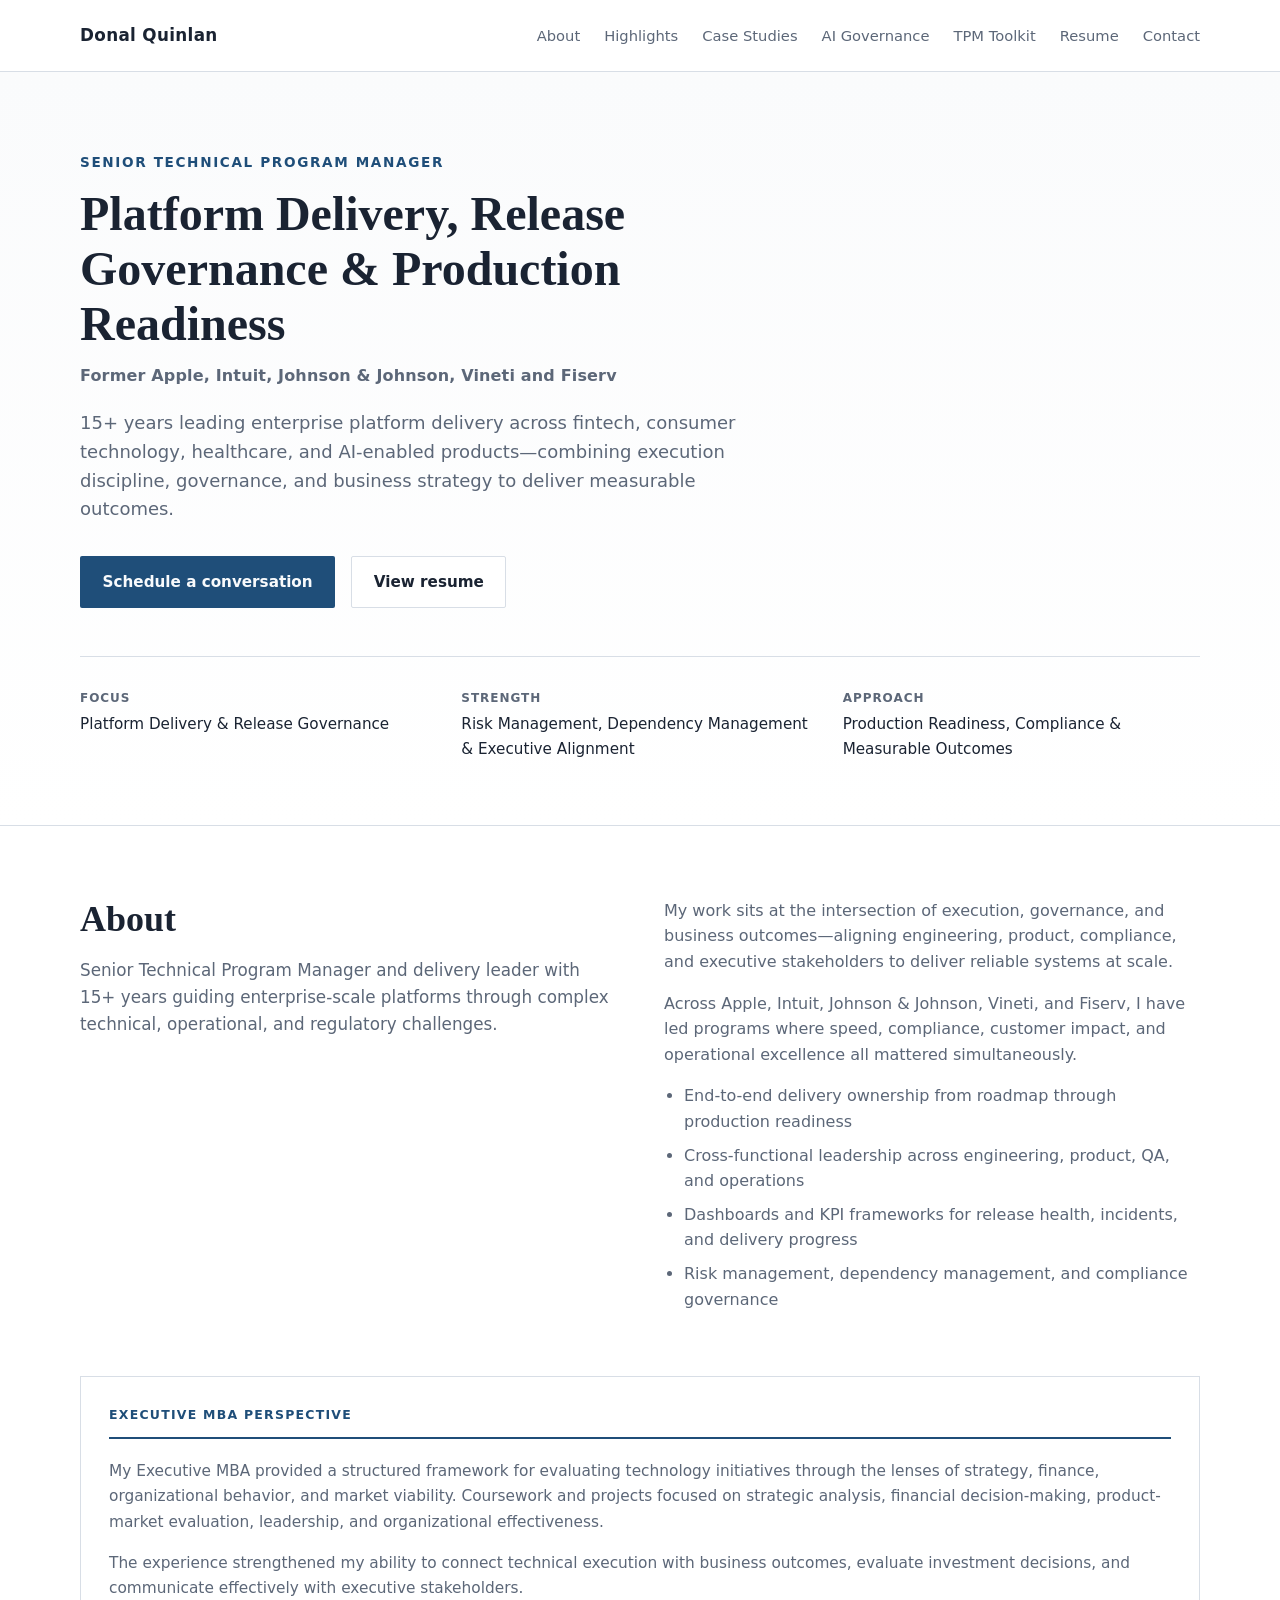
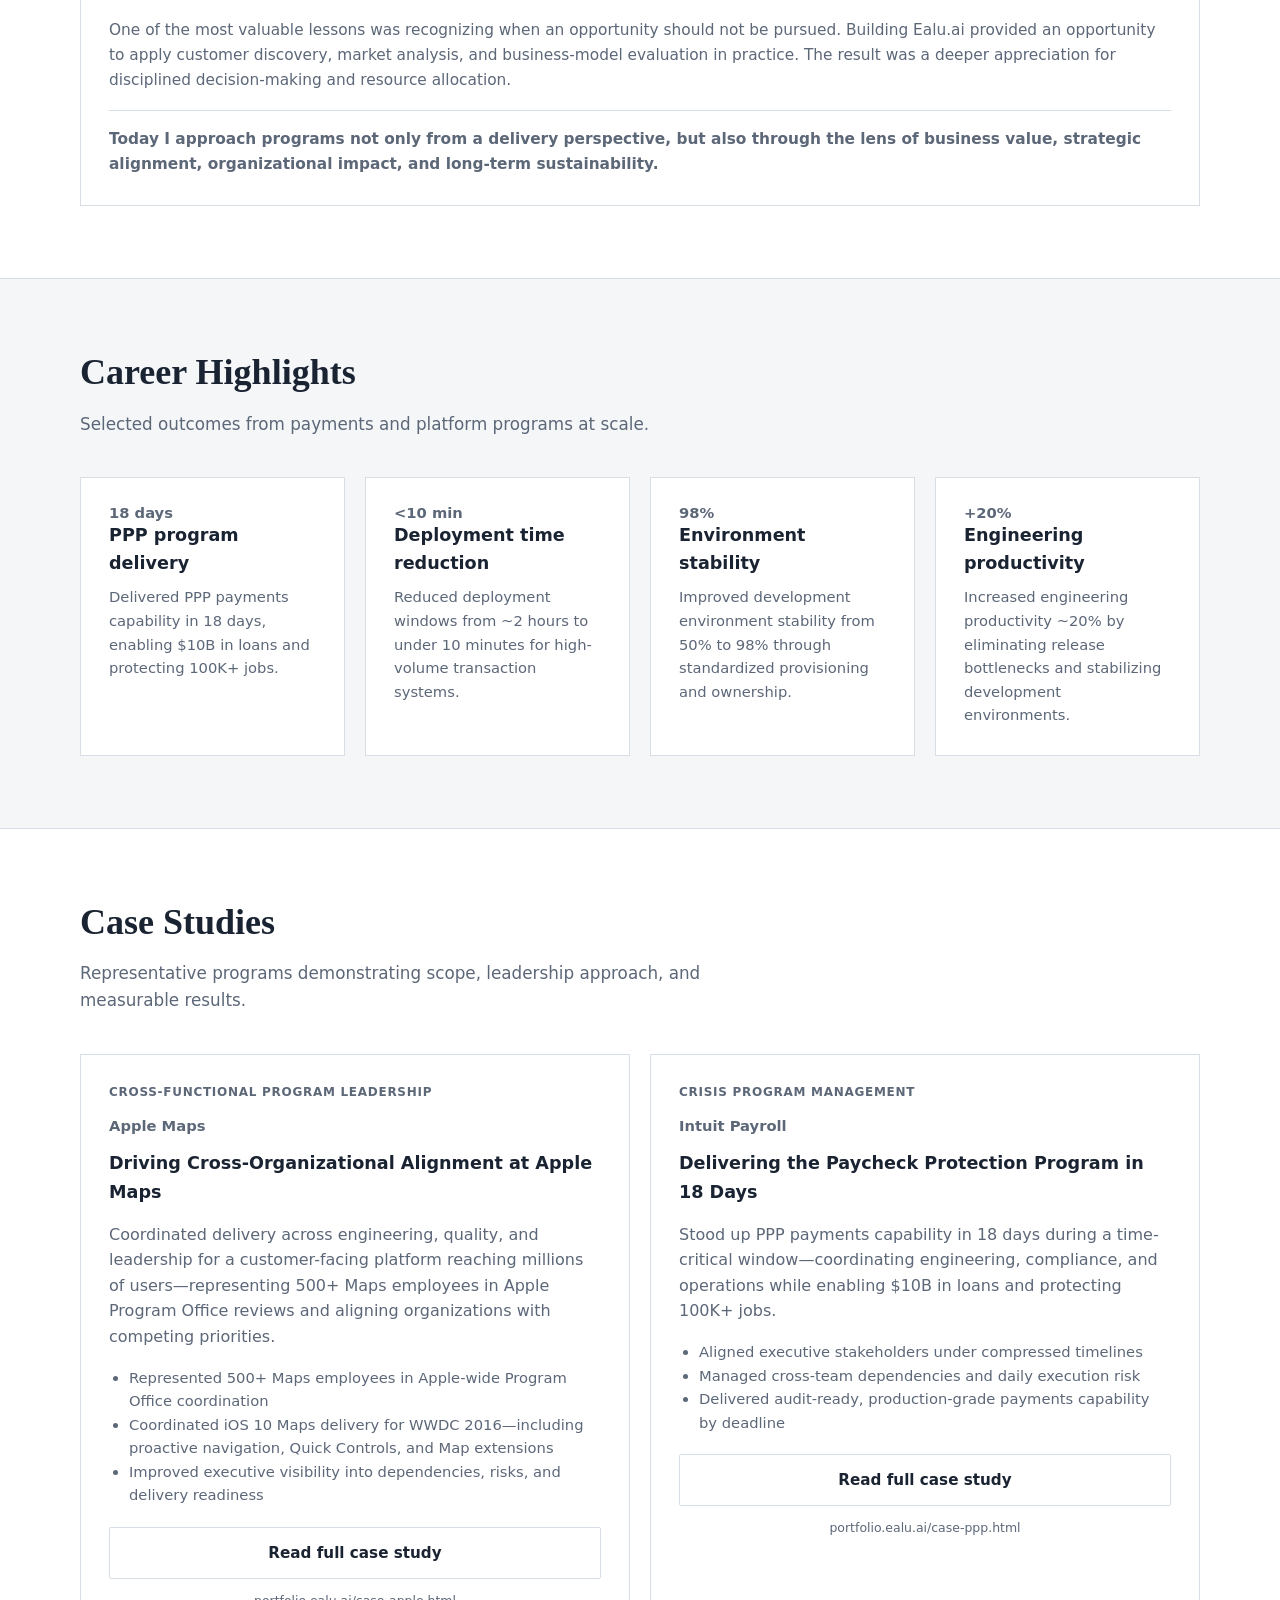
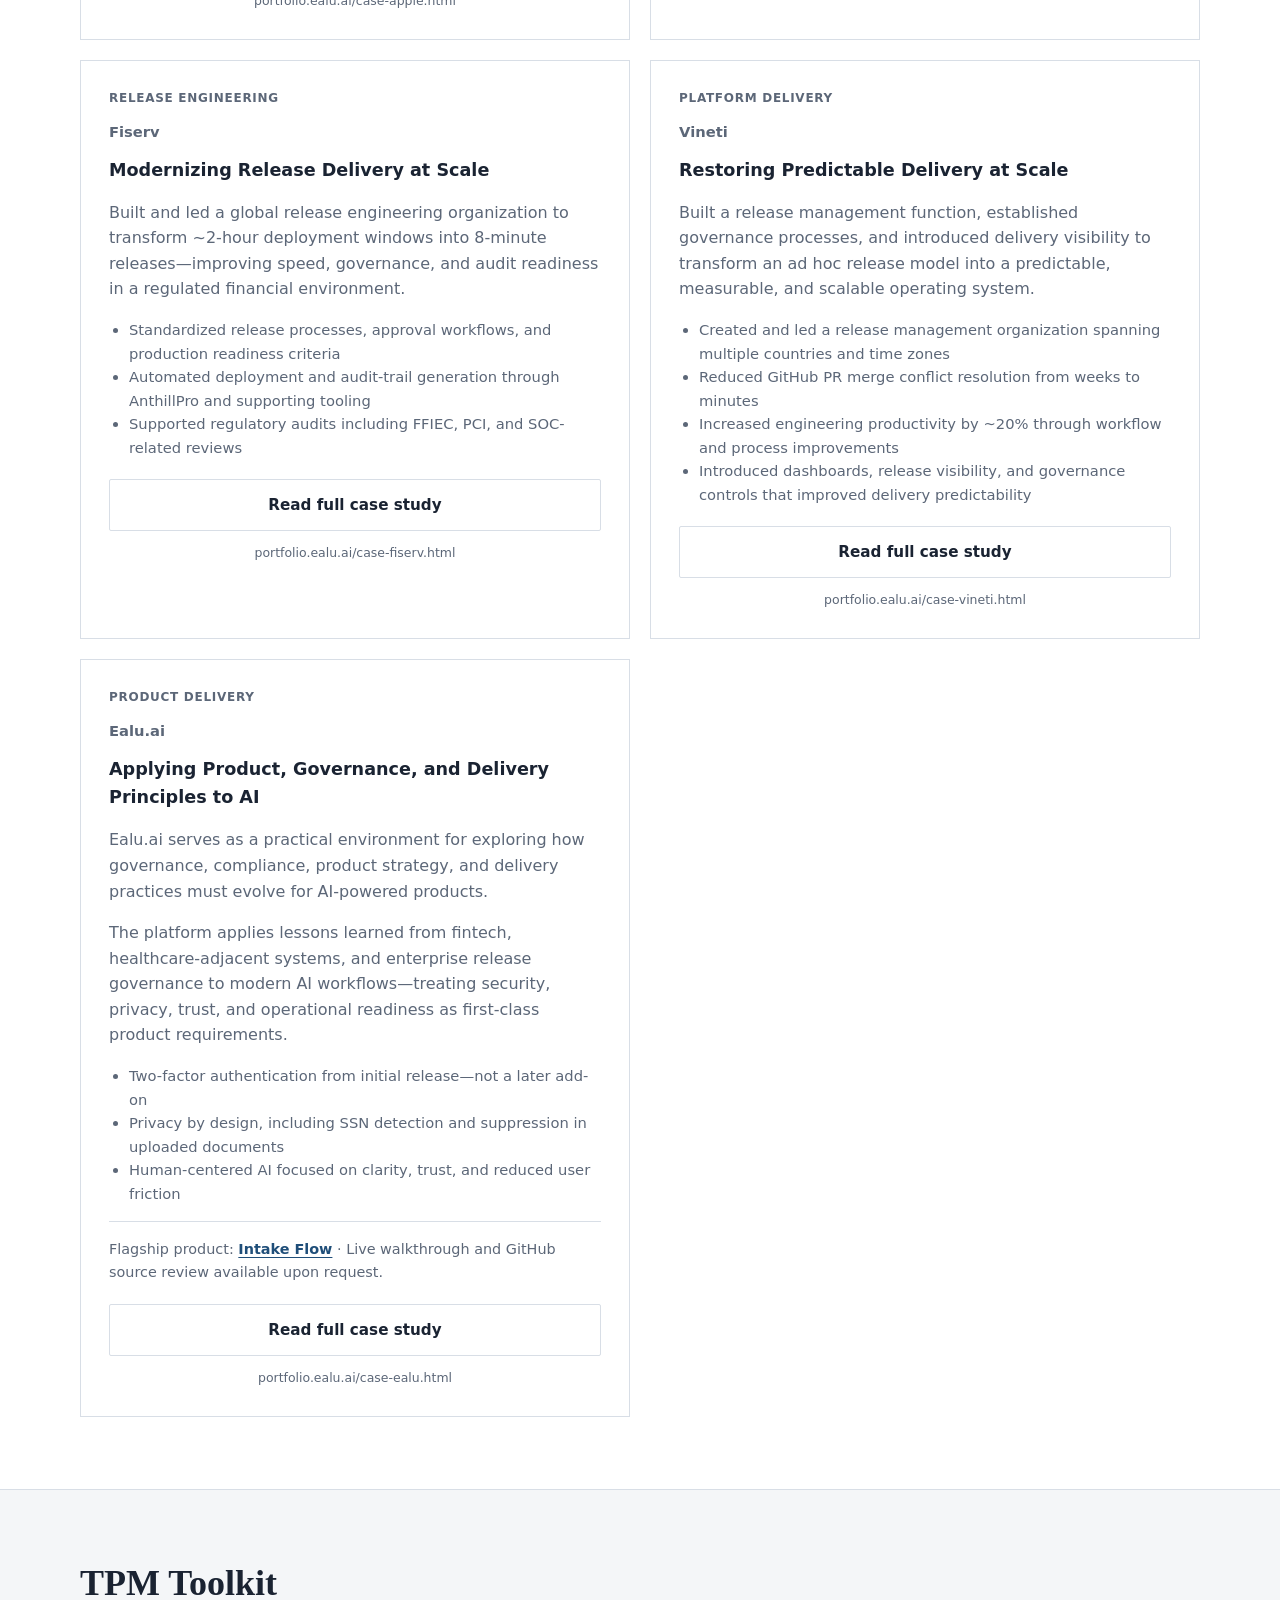
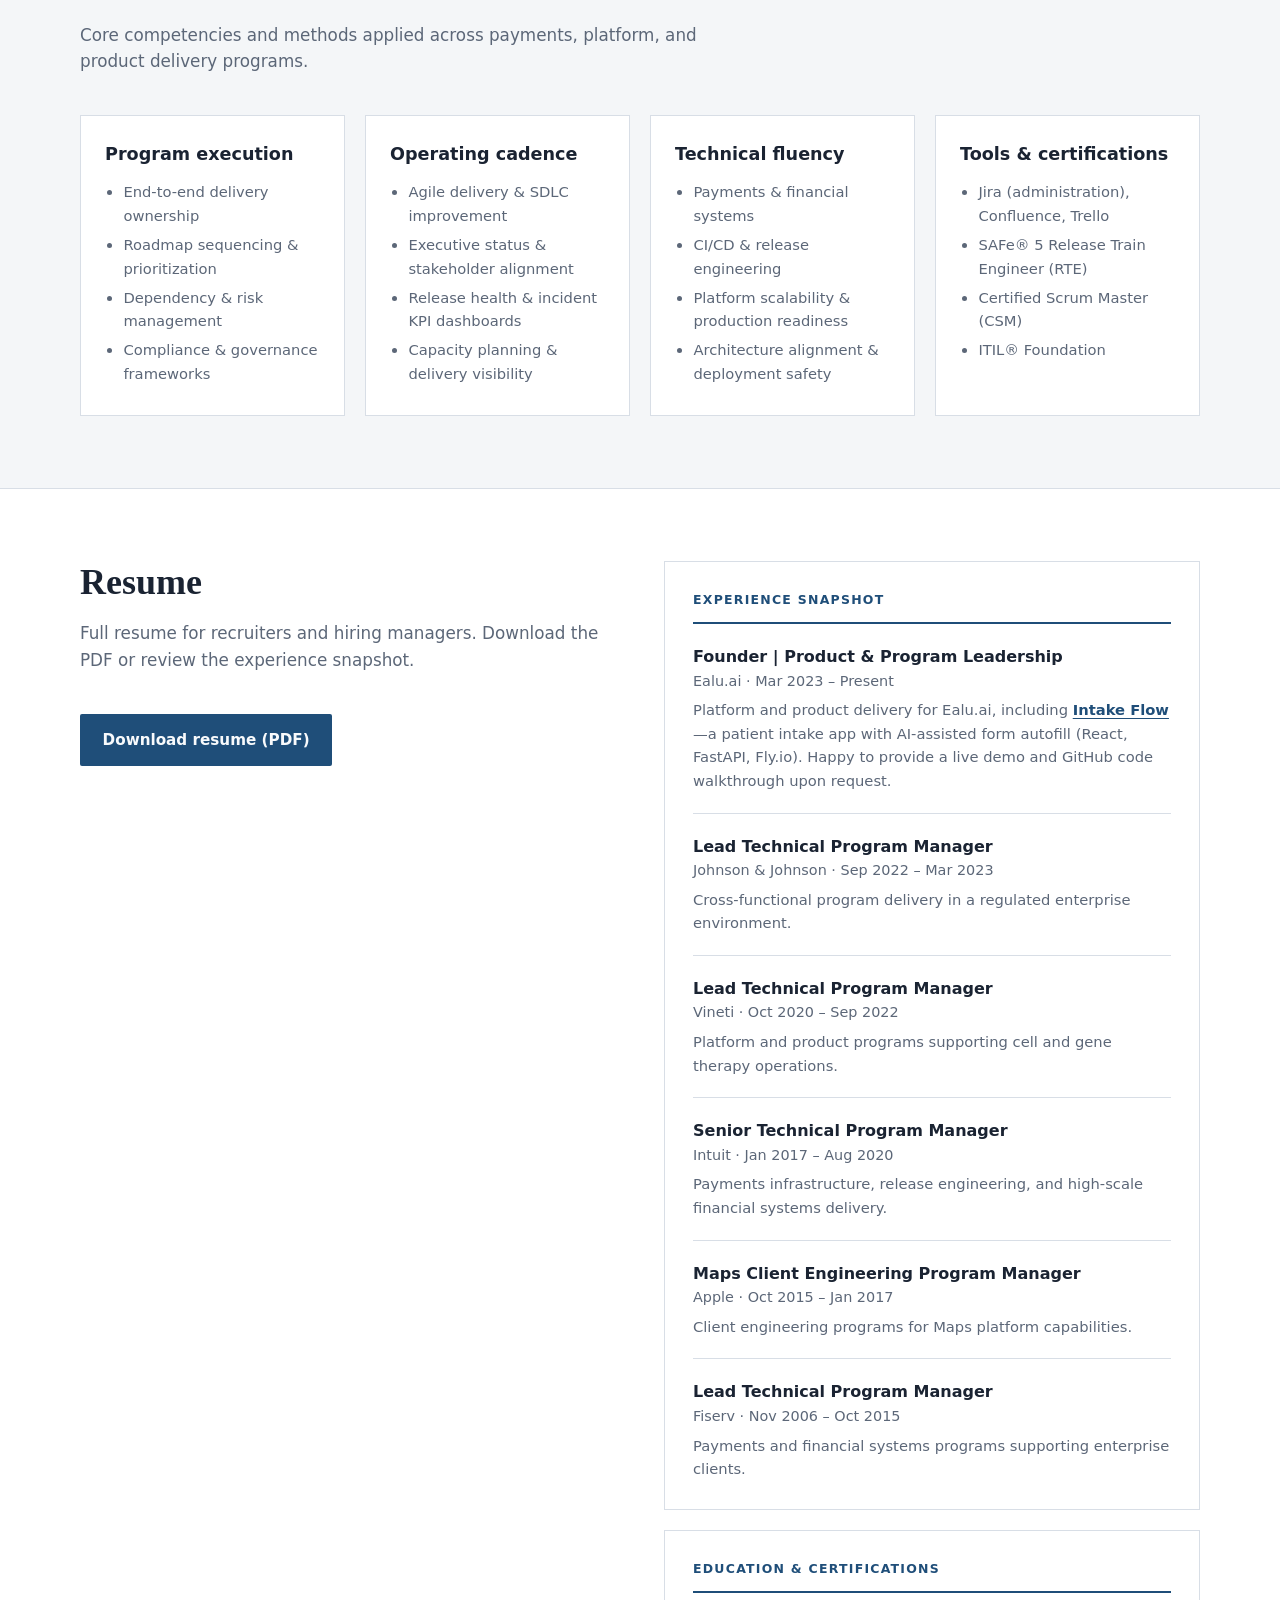
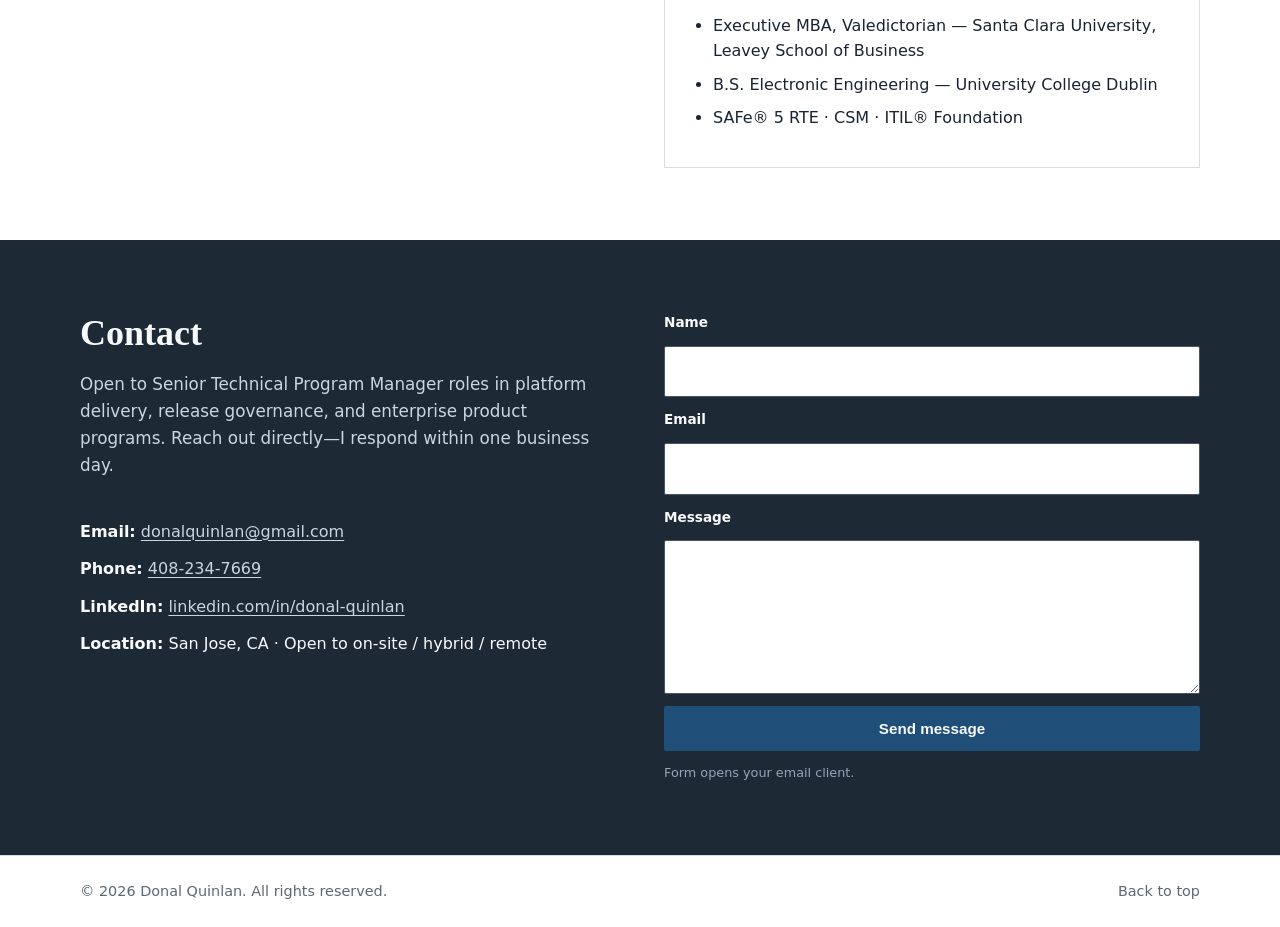
<file: index.html>
<!DOCTYPE html>
<html lang="en">
<head>
  <meta charset="UTF-8">
  <meta name="viewport" content="width=device-width, initial-scale=1.0">
  <meta name="description" content="Donal Quinlan — Senior Technical Program Manager specializing in platform delivery, release governance, production readiness, and enterprise-scale execution.">
  <meta property="og:type" content="website">
  <meta property="og:url" content="https://portfolio.ealu.ai/">
  <meta property="og:title" content="Donal Quinlan | Senior Technical Program Manager">
  <meta property="og:description" content="Donal Quinlan — Senior Technical Program Manager specializing in platform delivery, release governance, production readiness, and enterprise-scale execution.">
  <meta property="og:image" content="https://portfolio.ealu.ai/thumbnails/portfolio.png">
  <meta property="og:image:width" content="1200">
  <meta property="og:image:height" content="627">
  <meta name="twitter:card" content="summary_large_image">
  <meta name="twitter:title" content="Donal Quinlan | Senior Technical Program Manager">
  <meta name="twitter:description" content="Donal Quinlan — Senior Technical Program Manager specializing in platform delivery, release governance, production readiness, and enterprise-scale execution.">
  <meta name="twitter:image" content="https://portfolio.ealu.ai/thumbnails/portfolio.png">
  <title>Donal Quinlan | Senior Technical Program Manager</title>
  <link rel="stylesheet" href="styles.css">
</head>
<body>
  <a class="skip-link" href="#main">Skip to content</a>

  <header class="site-header">
    <div class="container header-inner">
      <a class="logo" href="#hero">Donal Quinlan</a>
      <button class="nav-toggle" type="button" aria-expanded="false" aria-controls="site-nav" aria-label="Open menu">
        <span></span>
        <span></span>
        <span></span>
      </button>
      <nav id="site-nav" class="site-nav" aria-label="Primary">
        <ul>
          <li><a href="#about">About</a></li>
          <li><a href="#highlights">Highlights</a></li>
          <li><a href="#case-studies">Case Studies</a></li>
          <li><a href="ai-governance.html">AI Governance</a></li>
          <li><a href="#toolkit">TPM Toolkit</a></li>
          <li><a href="#resume">Resume</a></li>
          <li><a href="#contact">Contact</a></li>
        </ul>
      </nav>
    </div>
  </header>

  <main id="main">
    <section id="hero" class="hero">
      <div class="container hero-inner">
        <p class="eyebrow">Senior Technical Program Manager</p>
        <h1>Platform Delivery, Release Governance &amp; Production Readiness</h1>
        <p class="hero-credentials">Former Apple, Intuit, Johnson &amp; Johnson, Vineti and Fiserv</p>
        <p class="lead">
          15+ years leading enterprise platform delivery across fintech, consumer technology, healthcare, and
          AI-enabled products—combining execution discipline, governance, and business strategy to deliver measurable
          outcomes.
        </p>
        <div class="hero-actions">
          <a class="btn btn-primary" href="#contact">Schedule a conversation</a>
          <a class="btn btn-secondary" href="#resume">View resume</a>
        </div>
        <dl class="hero-stats">
          <div>
            <dt>Focus</dt>
            <dd>Platform Delivery &amp; Release Governance</dd>
          </div>
          <div>
            <dt>Strength</dt>
            <dd>Risk Management, Dependency Management &amp; Executive Alignment</dd>
          </div>
          <div>
            <dt>Approach</dt>
            <dd>Production Readiness, Compliance &amp; Measurable Outcomes</dd>
          </div>
        </dl>
      </div>
    </section>

    <section id="about" class="section">
      <div class="container two-col">
        <div>
          <h2>About</h2>
          <p class="section-intro">
            Senior Technical Program Manager and delivery leader with 15+ years guiding enterprise-scale platforms
            through complex technical, operational, and regulatory challenges.
          </p>
        </div>
        <div class="about-details">
          <p>
            My work sits at the intersection of execution, governance, and business outcomes—aligning engineering,
            product, compliance, and executive stakeholders to deliver reliable systems at scale.
          </p>
          <p>
            Across Apple, Intuit, Johnson &amp; Johnson, Vineti, and Fiserv, I have led programs where speed,
            compliance, customer impact, and operational excellence all mattered simultaneously.
          </p>
          <ul class="check-list">
            <li>End-to-end delivery ownership from roadmap through production readiness</li>
            <li>Cross-functional leadership across engineering, product, QA, and operations</li>
            <li>Dashboards and KPI frameworks for release health, incidents, and delivery progress</li>
            <li>Risk management, dependency management, and compliance governance</li>
          </ul>
        </div>
        <aside class="mba-perspective">
          <h3 class="resume-section-title">Executive MBA Perspective</h3>
          <p>
            My Executive MBA provided a structured framework for evaluating technology initiatives through the lenses
            of strategy, finance, organizational behavior, and market viability. Coursework and projects focused on
            strategic analysis, financial decision-making, product-market evaluation, leadership, and organizational
            effectiveness.
          </p>
          <p>
            The experience strengthened my ability to connect technical execution with business outcomes, evaluate
            investment decisions, and communicate effectively with executive stakeholders.
          </p>
          <p>
            One of the most valuable lessons was recognizing when an opportunity should not be pursued. Building
            Ealu.ai provided an opportunity to apply customer discovery, market analysis, and business-model
            evaluation in practice. The result was a deeper appreciation for disciplined decision-making and resource
            allocation.
          </p>
          <p class="mba-perspective-closing">
            Today I approach programs not only from a delivery perspective, but also through the lens of business
            value, strategic alignment, organizational impact, and long-term sustainability.
          </p>
        </aside>
      </div>
    </section>

    <section id="highlights" class="section section-muted">
      <div class="container">
        <h2>Career Highlights</h2>
        <p class="section-intro">
          Selected outcomes from payments and platform programs at scale.
        </p>
        <div class="metrics-grid">
          <article class="metric-card">
            <p class="metric-value">18 days</p>
            <h3>PPP program delivery</h3>
            <p>Delivered PPP payments capability in 18 days, enabling $10B in loans and protecting 100K+ jobs.</p>
          </article>
          <article class="metric-card">
            <p class="metric-value">&lt;10 min</p>
            <h3>Deployment time reduction</h3>
            <p>Reduced deployment windows from ~2 hours to under 10 minutes for high-volume transaction systems.</p>
          </article>
          <article class="metric-card">
            <p class="metric-value">98%</p>
            <h3>Environment stability</h3>
            <p>Improved development environment stability from 50% to 98% through standardized provisioning and ownership.</p>
          </article>
          <article class="metric-card">
            <p class="metric-value">+20%</p>
            <h3>Engineering productivity</h3>
            <p>Increased engineering productivity ~20% by eliminating release bottlenecks and stabilizing development environments.</p>
          </article>
        </div>
      </div>
    </section>

    <section id="case-studies" class="section">
      <div class="container">
        <h2>Case Studies</h2>
        <p class="section-intro">
          Representative programs demonstrating scope, leadership approach, and measurable results.
        </p>
        <div class="case-grid">
          <article id="case-apple" class="case-card">
            <p class="case-tag">Cross-functional program leadership</p>
            <p class="case-company">Apple Maps</p>
            <h3>Driving Cross-Organizational Alignment at Apple Maps</h3>
            <p>
              Coordinated delivery across engineering, quality, and leadership for a customer-facing platform
              reaching millions of users—representing 500+ Maps employees in Apple Program Office reviews and
              aligning organizations with competing priorities.
            </p>
            <ul>
              <li>Represented 500+ Maps employees in Apple-wide Program Office coordination</li>
              <li>Coordinated iOS 10 Maps delivery for WWDC 2016—including proactive navigation, Quick Controls, and Map extensions</li>
              <li>Improved executive visibility into dependencies, risks, and delivery readiness</li>
            </ul>
            <a class="btn btn-secondary case-read-more" href="case-apple.html">Read full case study</a>
            <p class="case-permalink"><a href="case-apple.html">portfolio.ealu.ai/case-apple.html</a></p>
          </article>
          <article id="case-ppp" class="case-card">
            <p class="case-tag">Crisis program management</p>
            <p class="case-company">Intuit Payroll</p>
            <h3>Delivering the Paycheck Protection Program in 18 Days</h3>
            <p>
              Stood up PPP payments capability in 18 days during a time-critical window—coordinating
              engineering, compliance, and operations while enabling $10B in loans and protecting 100K+ jobs.
            </p>
            <ul>
              <li>Aligned executive stakeholders under compressed timelines</li>
              <li>Managed cross-team dependencies and daily execution risk</li>
              <li>Delivered audit-ready, production-grade payments capability by deadline</li>
            </ul>
            <a class="btn btn-secondary case-read-more" href="case-ppp.html">Read full case study</a>
            <p class="case-permalink"><a href="case-ppp.html">portfolio.ealu.ai/case-ppp.html</a></p>
          </article>
          <article id="case-fiserv" class="case-card">
            <p class="case-tag">Release engineering</p>
            <p class="case-company">Fiserv</p>
            <h3>Modernizing Release Delivery at Scale</h3>
            <p>
              Built and led a global release engineering organization to transform ~2-hour deployment windows into
              8-minute releases—improving speed, governance, and audit readiness in a regulated financial environment.
            </p>
            <ul>
              <li>Standardized release processes, approval workflows, and production readiness criteria</li>
              <li>Automated deployment and audit-trail generation through AnthillPro and supporting tooling</li>
              <li>Supported regulatory audits including FFIEC, PCI, and SOC-related reviews</li>
            </ul>
            <a class="btn btn-secondary case-read-more" href="case-fiserv.html">Read full case study</a>
            <p class="case-permalink"><a href="case-fiserv.html">portfolio.ealu.ai/case-fiserv.html</a></p>
          </article>
          <article id="case-vineti" class="case-card">
            <p class="case-tag">Platform delivery</p>
            <p class="case-company">Vineti</p>
            <h3>Restoring Predictable Delivery at Scale</h3>
            <p>
              Built a release management function, established governance processes, and introduced delivery visibility
              to transform an ad hoc release model into a predictable, measurable, and scalable operating system.
            </p>
            <ul>
              <li>Created and led a release management organization spanning multiple countries and time zones</li>
              <li>Reduced GitHub PR merge conflict resolution from weeks to minutes</li>
              <li>Increased engineering productivity by ~20% through workflow and process improvements</li>
              <li>Introduced dashboards, release visibility, and governance controls that improved delivery predictability</li>
            </ul>
            <a class="btn btn-secondary case-read-more" href="case-vineti.html">Read full case study</a>
            <p class="case-permalink"><a href="case-vineti.html">portfolio.ealu.ai/case-vineti.html</a></p>
          </article>
          <article id="case-ealu" class="case-card">
            <p class="case-tag">Product delivery</p>
            <p class="case-company">Ealu.ai</p>
            <h3>Applying Product, Governance, and Delivery Principles to AI</h3>
            <p>
              Ealu.ai serves as a practical environment for exploring how governance, compliance, product strategy,
              and delivery practices must evolve for AI-powered products.
            </p>
            <p>
              The platform applies lessons learned from fintech, healthcare-adjacent systems, and enterprise release
              governance to modern AI workflows—treating security, privacy, trust, and operational readiness as
              first-class product requirements.
            </p>
            <ul>
              <li>Two-factor authentication from initial release—not a later add-on</li>
              <li>Privacy by design, including SSN detection and suppression in uploaded documents</li>
              <li>Human-centered AI focused on clarity, trust, and reduced user friction</li>
            </ul>
            <p class="case-note">
              Flagship product: <a href="https://intake-flow-demo.fly.dev" target="_blank" rel="noopener noreferrer">Intake Flow</a>
              · Live walkthrough and GitHub source review available upon request.
            </p>
            <a class="btn btn-secondary case-read-more" href="case-ealu.html">Read full case study</a>
            <p class="case-permalink"><a href="case-ealu.html">portfolio.ealu.ai/case-ealu.html</a></p>
          </article>
        </div>
      </div>
    </section>

    <section id="toolkit" class="section section-muted">
      <div class="container">
        <h2>TPM Toolkit</h2>
        <p class="section-intro">
          Core competencies and methods applied across payments, platform, and product delivery programs.
        </p>
        <div class="toolkit-grid">
          <div class="toolkit-group">
            <h3>Program execution</h3>
            <ul>
              <li>End-to-end delivery ownership</li>
              <li>Roadmap sequencing &amp; prioritization</li>
              <li>Dependency &amp; risk management</li>
              <li>Compliance &amp; governance frameworks</li>
            </ul>
          </div>
          <div class="toolkit-group">
            <h3>Operating cadence</h3>
            <ul>
              <li>Agile delivery &amp; SDLC improvement</li>
              <li>Executive status &amp; stakeholder alignment</li>
              <li>Release health &amp; incident KPI dashboards</li>
              <li>Capacity planning &amp; delivery visibility</li>
            </ul>
          </div>
          <div class="toolkit-group">
            <h3>Technical fluency</h3>
            <ul>
              <li>Payments &amp; financial systems</li>
              <li>CI/CD &amp; release engineering</li>
              <li>Platform scalability &amp; production readiness</li>
              <li>Architecture alignment &amp; deployment safety</li>
            </ul>
          </div>
          <div class="toolkit-group">
            <h3>Tools &amp; certifications</h3>
            <ul>
              <li>Jira (administration), Confluence, Trello</li>
              <li>SAFe® 5 Release Train Engineer (RTE)</li>
              <li>Certified Scrum Master (CSM)</li>
              <li>ITIL® Foundation</li>
            </ul>
          </div>
        </div>
      </div>
    </section>

    <section id="resume" class="section">
      <div class="container two-col">
        <div>
          <h2>Resume</h2>
          <p class="section-intro">
            Full resume for recruiters and hiring managers. Download the PDF or review the experience snapshot.
          </p>
          <a class="btn btn-primary" href="resume.pdf" download="Donal_Quinlan_TPM.pdf">Download resume (PDF)</a>
        </div>
        <div class="resume-summary">
          <div class="resume-block">
            <h3 class="resume-section-title">Experience snapshot</h3>
            <ul class="timeline">
              <li>
                <span class="timeline-role">Founder | Product &amp; Program Leadership</span>
                <span class="timeline-meta">Ealu.ai · Mar 2023 – Present</span>
                <p>
                  Platform and product delivery for Ealu.ai, including
                  <a href="https://intake-flow-demo.fly.dev" target="_blank" rel="noopener noreferrer">Intake Flow</a>—a
                  patient intake app with AI-assisted form autofill (React, FastAPI, Fly.io). Happy to provide a live
                  demo and GitHub code walkthrough upon request.
                </p>
              </li>
              <li>
                <span class="timeline-role">Lead Technical Program Manager</span>
                <span class="timeline-meta">Johnson &amp; Johnson · Sep 2022 – Mar 2023</span>
                <p>Cross-functional program delivery in a regulated enterprise environment.</p>
              </li>
              <li>
                <span class="timeline-role">Lead Technical Program Manager</span>
                <span class="timeline-meta">Vineti · Oct 2020 – Sep 2022</span>
                <p>Platform and product programs supporting cell and gene therapy operations.</p>
              </li>
              <li>
                <span class="timeline-role">Senior Technical Program Manager</span>
                <span class="timeline-meta">Intuit · Jan 2017 – Aug 2020</span>
                <p>Payments infrastructure, release engineering, and high-scale financial systems delivery.</p>
              </li>
              <li>
                <span class="timeline-role">Maps Client Engineering Program Manager</span>
                <span class="timeline-meta">Apple · Oct 2015 – Jan 2017</span>
                <p>Client engineering programs for Maps platform capabilities.</p>
              </li>
              <li>
                <span class="timeline-role">Lead Technical Program Manager</span>
                <span class="timeline-meta">Fiserv · Nov 2006 – Oct 2015</span>
                <p>Payments and financial systems programs supporting enterprise clients.</p>
              </li>
            </ul>
          </div>
          <div class="resume-block">
            <h3 class="resume-section-title">Education &amp; certifications</h3>
            <ul class="plain-list">
              <li>Executive MBA, Valedictorian — Santa Clara University, Leavey School of Business</li>
              <li>B.S. Electronic Engineering — University College Dublin</li>
              <li>SAFe® 5 RTE · CSM · ITIL® Foundation</li>
            </ul>
          </div>
        </div>
      </div>
    </section>

    <section id="contact" class="section section-contact">
      <div class="container two-col">
        <div>
          <h2>Contact</h2>
          <p class="section-intro">
            Open to Senior Technical Program Manager roles in platform delivery, release governance, and enterprise product programs.
            Reach out directly—I respond within one business day.
          </p>
          <address class="contact-block">
            <p><strong>Email:</strong> <a href="mailto:donalquinlan@gmail.com">donalquinlan@gmail.com</a></p>
            <p><strong>Phone:</strong> <a href="tel:+14082347669">408-234-7669</a></p>
            <p><strong>LinkedIn:</strong> <a href="https://www.linkedin.com/in/donal-quinlan" target="_blank" rel="noopener noreferrer">linkedin.com/in/donal-quinlan</a></p>
            <p><strong>Location:</strong> San Jose, CA · Open to on-site / hybrid / remote</p>
          </address>
        </div>
        <form class="contact-form" action="mailto:donalquinlan@gmail.com" method="post" enctype="text/plain">
          <label for="name">Name</label>
          <input id="name" name="name" type="text" autocomplete="name" required>

          <label for="email">Email</label>
          <input id="email" name="email" type="email" autocomplete="email" required>

          <label for="message">Message</label>
          <textarea id="message" name="message" rows="5" required></textarea>

          <button class="btn btn-primary" type="submit">Send message</button>
          <p class="form-note">Form opens your email client.</p>
        </form>
      </div>
    </section>
  </main>

  <footer class="site-footer">
    <div class="container footer-inner">
      <p>&copy; <span id="year"></span> Donal Quinlan. All rights reserved.</p>
      <p><a href="#hero">Back to top</a></p>
    </div>
  </footer>

  <script src="script.js"></script>
</body>
</html>
</file>
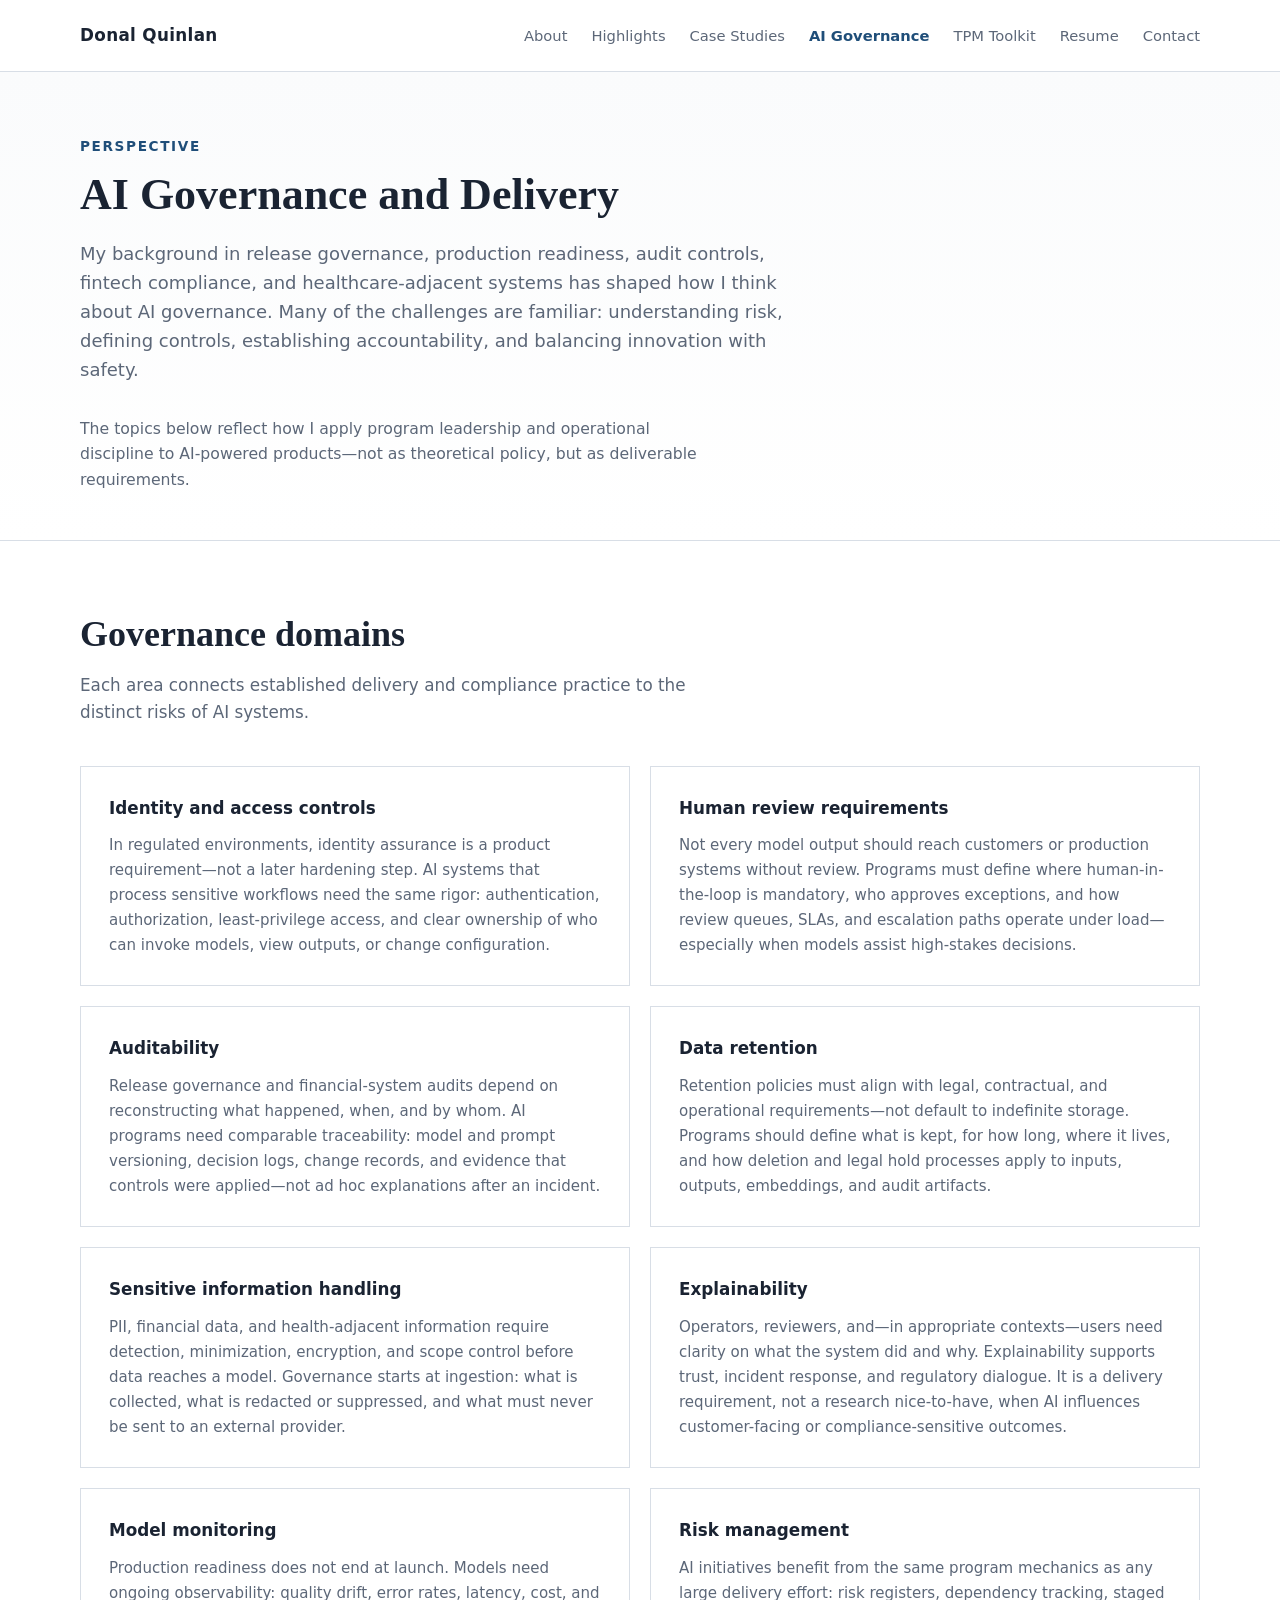
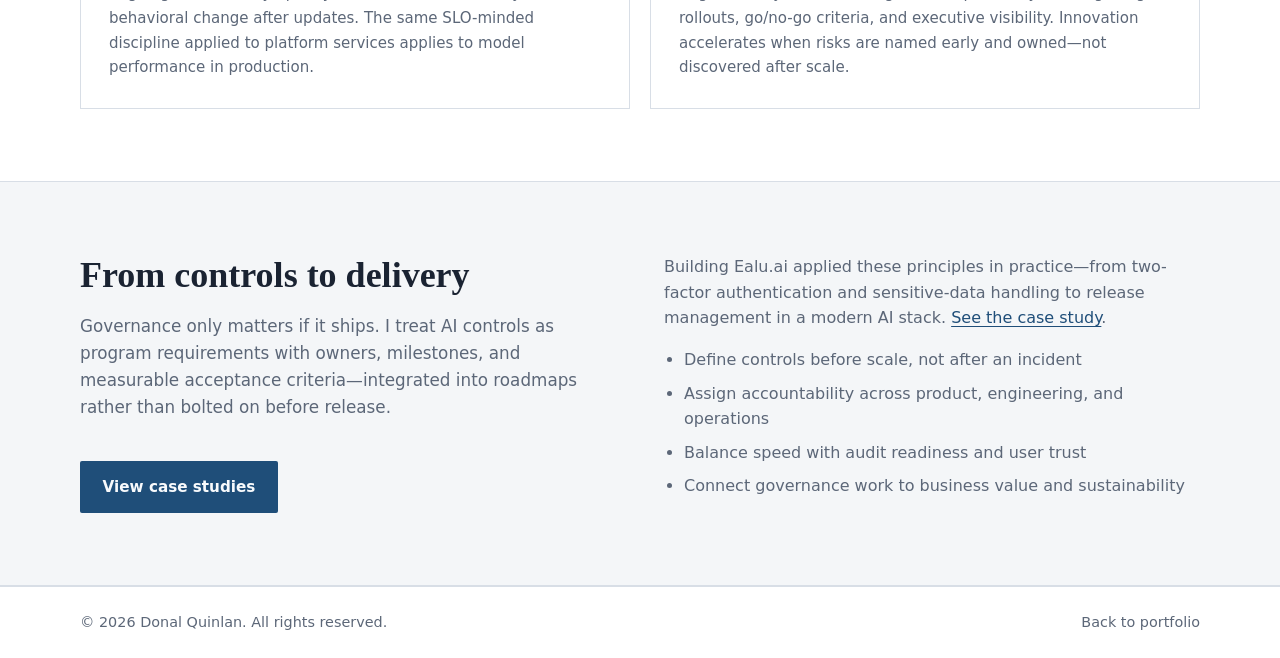
<file: ai-governance.html>
<!DOCTYPE html>
<html lang="en">
<head>
  <meta charset="UTF-8">
  <meta name="viewport" content="width=device-width, initial-scale=1.0">
  <meta name="description" content="Donal Quinlan on AI governance and delivery — identity controls, auditability, human review, and risk management for AI-powered products.">
  <meta property="og:type" content="website">
  <meta property="og:url" content="https://portfolio.ealu.ai/ai-governance.html">
  <meta property="og:title" content="AI Governance and Delivery | Donal Quinlan">
  <meta property="og:description" content="Donal Quinlan on AI governance and delivery — identity controls, auditability, human review, and risk management for AI-powered products.">
  <meta property="og:image" content="https://portfolio.ealu.ai/thumbnails/portfolio.png">
  <meta property="og:image:width" content="1200">
  <meta property="og:image:height" content="627">
  <meta name="twitter:card" content="summary_large_image">
  <meta name="twitter:title" content="AI Governance and Delivery | Donal Quinlan">
  <meta name="twitter:description" content="Donal Quinlan on AI governance and delivery — identity controls, auditability, human review, and risk management for AI-powered products.">
  <meta name="twitter:image" content="https://portfolio.ealu.ai/thumbnails/portfolio.png">
  <title>AI Governance and Delivery | Donal Quinlan</title>
  <link rel="stylesheet" href="styles.css">
</head>
<body>
  <a class="skip-link" href="#main">Skip to content</a>

  <header class="site-header">
    <div class="container header-inner">
      <a class="logo" href="index.html">Donal Quinlan</a>
      <button class="nav-toggle" type="button" aria-expanded="false" aria-controls="site-nav" aria-label="Open menu">
        <span></span>
        <span></span>
        <span></span>
      </button>
      <nav id="site-nav" class="site-nav" aria-label="Primary">
        <ul>
          <li><a href="index.html#about">About</a></li>
          <li><a href="index.html#highlights">Highlights</a></li>
          <li><a href="index.html#case-studies">Case Studies</a></li>
          <li><a href="ai-governance.html" aria-current="page">AI Governance</a></li>
          <li><a href="index.html#toolkit">TPM Toolkit</a></li>
          <li><a href="index.html#resume">Resume</a></li>
          <li><a href="index.html#contact">Contact</a></li>
        </ul>
      </nav>
    </div>
  </header>

  <main id="main">
    <section class="page-hero">
      <div class="container">
        <p class="eyebrow">Perspective</p>
        <h1>AI Governance and Delivery</h1>
        <p class="lead">
          My background in release governance, production readiness, audit controls, fintech compliance, and
          healthcare-adjacent systems has shaped how I think about AI governance. Many of the challenges are
          familiar: understanding risk, defining controls, establishing accountability, and balancing innovation
          with safety.
        </p>
        <p class="page-hero-note">
          The topics below reflect how I apply program leadership and operational discipline to AI-powered products—not as theoretical policy, but as deliverable requirements.
        </p>
      </div>
    </section>

    <section class="section">
      <div class="container">
        <h2>Governance domains</h2>
        <p class="section-intro">
          Each area connects established delivery and compliance practice to the distinct risks of AI systems.
        </p>
        <div class="governance-grid">
          <article class="governance-card">
            <h3>Identity and access controls</h3>
            <p>
              In regulated environments, identity assurance is a product requirement—not a later hardening step.
              AI systems that process sensitive workflows need the same rigor: authentication, authorization,
              least-privilege access, and clear ownership of who can invoke models, view outputs, or change configuration.
            </p>
          </article>
          <article class="governance-card">
            <h3>Human review requirements</h3>
            <p>
              Not every model output should reach customers or production systems without review. Programs must define
              where human-in-the-loop is mandatory, who approves exceptions, and how review queues, SLAs, and escalation
              paths operate under load—especially when models assist high-stakes decisions.
            </p>
          </article>
          <article class="governance-card">
            <h3>Auditability</h3>
            <p>
              Release governance and financial-system audits depend on reconstructing what happened, when, and by whom.
              AI programs need comparable traceability: model and prompt versioning, decision logs, change records, and
              evidence that controls were applied—not ad hoc explanations after an incident.
            </p>
          </article>
          <article class="governance-card">
            <h3>Data retention</h3>
            <p>
              Retention policies must align with legal, contractual, and operational requirements—not default to
              indefinite storage. Programs should define what is kept, for how long, where it lives, and how deletion
              and legal hold processes apply to inputs, outputs, embeddings, and audit artifacts.
            </p>
          </article>
          <article class="governance-card">
            <h3>Sensitive information handling</h3>
            <p>
              PII, financial data, and health-adjacent information require detection, minimization, encryption, and
              scope control before data reaches a model. Governance starts at ingestion: what is collected, what is
              redacted or suppressed, and what must never be sent to an external provider.
            </p>
          </article>
          <article class="governance-card">
            <h3>Explainability</h3>
            <p>
              Operators, reviewers, and—in appropriate contexts—users need clarity on what the system did and why.
              Explainability supports trust, incident response, and regulatory dialogue. It is a delivery requirement,
              not a research nice-to-have, when AI influences customer-facing or compliance-sensitive outcomes.
            </p>
          </article>
          <article class="governance-card">
            <h3>Model monitoring</h3>
            <p>
              Production readiness does not end at launch. Models need ongoing observability: quality drift, error rates,
              latency, cost, and behavioral change after updates. The same SLO-minded discipline applied to platform
              services applies to model performance in production.
            </p>
          </article>
          <article class="governance-card">
            <h3>Risk management</h3>
            <p>
              AI initiatives benefit from the same program mechanics as any large delivery effort: risk registers,
              dependency tracking, staged rollouts, go/no-go criteria, and executive visibility. Innovation accelerates
              when risks are named early and owned—not discovered after scale.
            </p>
          </article>
        </div>
      </div>
    </section>

    <section class="section section-muted">
      <div class="container two-col">
        <div>
          <h2>From controls to delivery</h2>
          <p class="section-intro">
            Governance only matters if it ships. I treat AI controls as program requirements with owners, milestones,
            and measurable acceptance criteria—integrated into roadmaps rather than bolted on before release.
          </p>
          <a class="btn btn-primary" href="index.html#case-studies">View case studies</a>
        </div>
        <div class="about-details">
          <p>
            Building Ealu.ai applied these principles in practice—from two-factor authentication and sensitive-data
            handling to release management in a modern AI stack.
            <a href="index.html#case-studies">See the case study</a>.
          </p>
          <ul class="check-list">
            <li>Define controls before scale, not after an incident</li>
            <li>Assign accountability across product, engineering, and operations</li>
            <li>Balance speed with audit readiness and user trust</li>
            <li>Connect governance work to business value and sustainability</li>
          </ul>
        </div>
      </div>
    </section>
  </main>

  <footer class="site-footer">
    <div class="container footer-inner">
      <p>&copy; <span id="year"></span> Donal Quinlan. All rights reserved.</p>
      <p><a href="index.html">Back to portfolio</a></p>
    </div>
  </footer>

  <script src="script.js"></script>
</body>
</html>
</file>
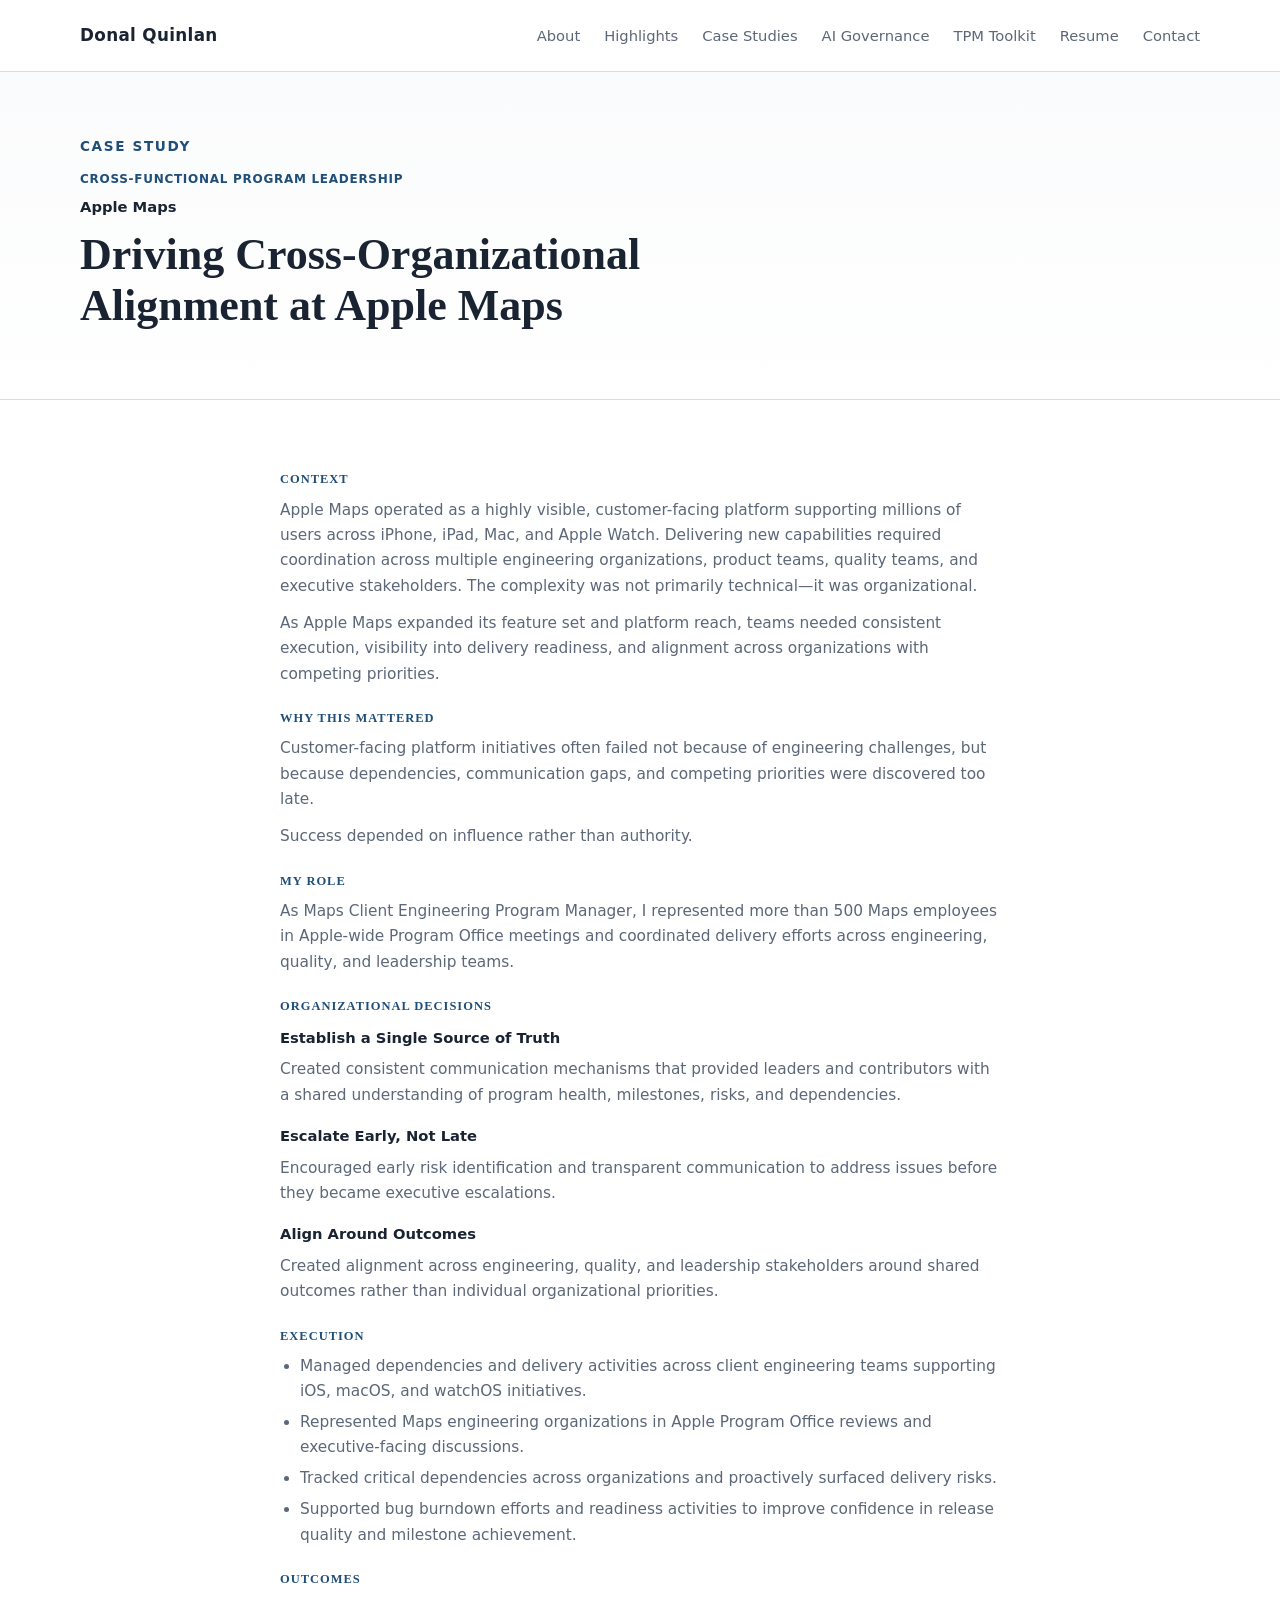
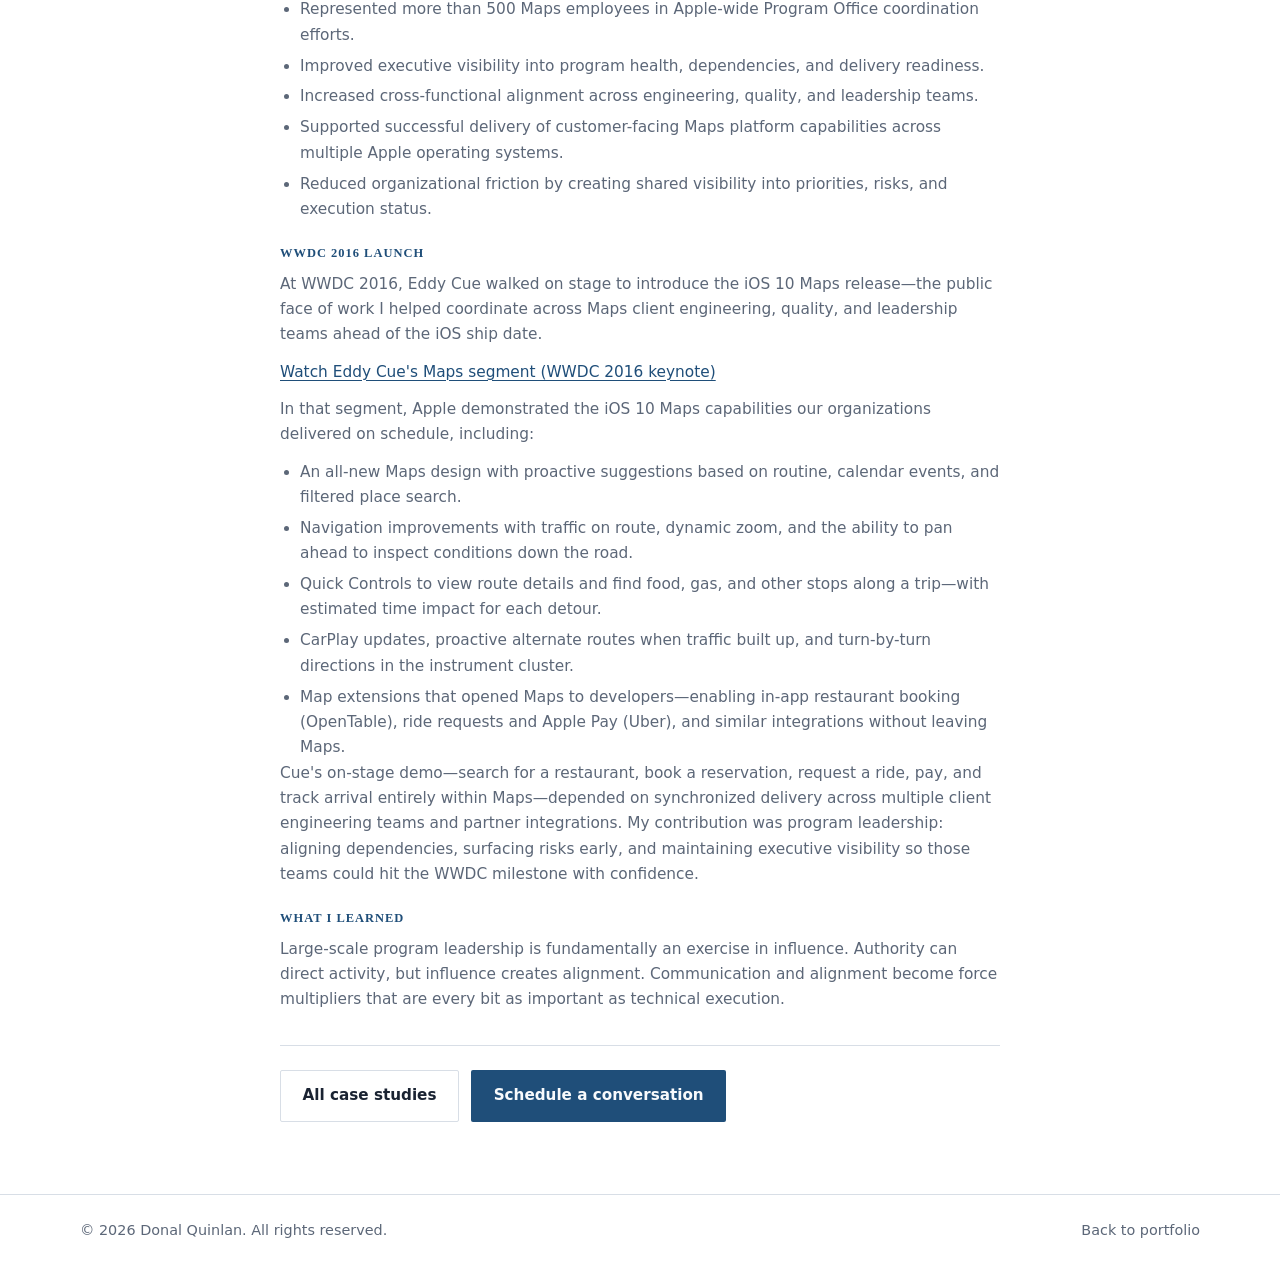
<file: case-apple.html>
<!DOCTYPE html>
<html lang="en">
<head>
  <meta charset="UTF-8">
  <meta name="viewport" content="width=device-width, initial-scale=1.0">
  <meta name="description" content="Case study: Driving cross-organizational alignment at Apple Maps — program leadership across 500+ engineers supporting iOS, macOS, and watchOS delivery.">
  <meta property="og:type" content="article">
  <meta property="og:url" content="https://portfolio.ealu.ai/case-apple.html">
  <meta property="og:title" content="Cross-Organizational Alignment | Donal Quinlan">
  <meta property="og:description" content="Case study: Driving cross-organizational alignment at Apple Maps — program leadership across 500+ engineers supporting iOS, macOS, and watchOS delivery.">
  <meta property="og:image" content="https://portfolio.ealu.ai/thumbnails/case-apple.png">
  <meta property="og:image:width" content="1200">
  <meta property="og:image:height" content="627">
  <meta name="twitter:card" content="summary_large_image">
  <meta name="twitter:title" content="Cross-Organizational Alignment | Donal Quinlan">
  <meta name="twitter:description" content="Case study: Driving cross-organizational alignment at Apple Maps — program leadership across 500+ engineers supporting iOS, macOS, and watchOS delivery.">
  <meta name="twitter:image" content="https://portfolio.ealu.ai/thumbnails/case-apple.png">
  <title>Cross-Organizational Alignment | Donal Quinlan</title>
  <link rel="stylesheet" href="styles.css">
</head>
<body>
  <a class="skip-link" href="#main">Skip to content</a>

  <header class="site-header">
    <div class="container header-inner">
      <a class="logo" href="index.html">Donal Quinlan</a>
      <button class="nav-toggle" type="button" aria-expanded="false" aria-controls="site-nav" aria-label="Open menu">
        <span></span>
        <span></span>
        <span></span>
      </button>
      <nav id="site-nav" class="site-nav" aria-label="Primary">
        <ul>
          <li><a href="index.html#about">About</a></li>
          <li><a href="index.html#highlights">Highlights</a></li>
          <li><a href="index.html#case-studies">Case Studies</a></li>
          <li><a href="ai-governance.html">AI Governance</a></li>
          <li><a href="index.html#toolkit">TPM Toolkit</a></li>
          <li><a href="index.html#resume">Resume</a></li>
          <li><a href="index.html#contact">Contact</a></li>
        </ul>
      </nav>
    </div>
  </header>

  <main id="main">
    <section class="page-hero">
      <div class="container">
        <p class="eyebrow">Case Study</p>
        <p class="case-tag">Cross-functional program leadership</p>
        <p class="case-company">Apple Maps</p>
        <h1>Driving Cross-Organizational Alignment at Apple Maps</h1>
      </div>
    </section>

    <section class="section">
      <div class="container case-page-body">
        <section class="case-detail">
          <h2>Context</h2>
          <p>Apple Maps operated as a highly visible, customer-facing platform supporting millions of users across iPhone, iPad, Mac, and Apple Watch. Delivering new capabilities required coordination across multiple engineering organizations, product teams, quality teams, and executive stakeholders. The complexity was not primarily technical—it was organizational.</p>
          <p>As Apple Maps expanded its feature set and platform reach, teams needed consistent execution, visibility into delivery readiness, and alignment across organizations with competing priorities.</p>
        </section>
        <section class="case-detail">
          <h2>Why This Mattered</h2>
          <p>Customer-facing platform initiatives often failed not because of engineering challenges, but because dependencies, communication gaps, and competing priorities were discovered too late.</p>
          <p>Success depended on influence rather than authority.</p>
        </section>
        <section class="case-detail">
          <h2>My Role</h2>
          <p>As Maps Client Engineering Program Manager, I represented more than 500 Maps employees in Apple-wide Program Office meetings and coordinated delivery efforts across engineering, quality, and leadership teams.</p>
        </section>
        <section class="case-detail">
          <h2>Organizational Decisions</h2>
          <h3>Establish a Single Source of Truth</h3>
          <p>Created consistent communication mechanisms that provided leaders and contributors with a shared understanding of program health, milestones, risks, and dependencies.</p>
          <h3>Escalate Early, Not Late</h3>
          <p>Encouraged early risk identification and transparent communication to address issues before they became executive escalations.</p>
          <h3>Align Around Outcomes</h3>
          <p>Created alignment across engineering, quality, and leadership stakeholders around shared outcomes rather than individual organizational priorities.</p>
        </section>
        <section class="case-detail">
          <h2>Execution</h2>
          <ul>
            <li>Managed dependencies and delivery activities across client engineering teams supporting iOS, macOS, and watchOS initiatives.</li>
            <li>Represented Maps engineering organizations in Apple Program Office reviews and executive-facing discussions.</li>
            <li>Tracked critical dependencies across organizations and proactively surfaced delivery risks.</li>
            <li>Supported bug burndown efforts and readiness activities to improve confidence in release quality and milestone achievement.</li>
          </ul>
        </section>
        <section class="case-detail">
          <h2>Outcomes</h2>
          <ul>
            <li>Represented more than 500 Maps employees in Apple-wide Program Office coordination efforts.</li>
            <li>Improved executive visibility into program health, dependencies, and delivery readiness.</li>
            <li>Increased cross-functional alignment across engineering, quality, and leadership teams.</li>
            <li>Supported successful delivery of customer-facing Maps platform capabilities across multiple Apple operating systems.</li>
            <li>Reduced organizational friction by creating shared visibility into priorities, risks, and execution status.</li>
          </ul>
        </section>
        <section class="case-detail">
          <h2>WWDC 2016 launch</h2>
          <p>
            At WWDC 2016, Eddy Cue walked on stage to introduce the iOS 10 Maps release—the public face of work I helped
            coordinate across Maps client engineering, quality, and leadership teams ahead of the iOS ship date.
          </p>
          <p>
            <a href="https://www.youtube.com/watch?v=n5jXg_NNiCA&amp;t=1h06m25s" target="_blank" rel="noopener noreferrer">Watch Eddy Cue's Maps segment (WWDC 2016 keynote)</a>
          </p>
          <p>In that segment, Apple demonstrated the iOS 10 Maps capabilities our organizations delivered on schedule, including:</p>
          <ul>
            <li>An all-new Maps design with proactive suggestions based on routine, calendar events, and filtered place search.</li>
            <li>Navigation improvements with traffic on route, dynamic zoom, and the ability to pan ahead to inspect conditions down the road.</li>
            <li>Quick Controls to view route details and find food, gas, and other stops along a trip—with estimated time impact for each detour.</li>
            <li>CarPlay updates, proactive alternate routes when traffic built up, and turn-by-turn directions in the instrument cluster.</li>
            <li>Map extensions that opened Maps to developers—enabling in-app restaurant booking (OpenTable), ride requests and Apple Pay (Uber), and similar integrations without leaving Maps.</li>
          </ul>
          <p>
            Cue's on-stage demo—search for a restaurant, book a reservation, request a ride, pay, and track arrival entirely
            within Maps—depended on synchronized delivery across multiple client engineering teams and partner integrations.
            My contribution was program leadership: aligning dependencies, surfacing risks early, and maintaining executive
            visibility so those teams could hit the WWDC milestone with confidence.
          </p>
        </section>
        <section class="case-detail">
          <h2>What I Learned</h2>
          <p>Large-scale program leadership is fundamentally an exercise in influence. Authority can direct activity, but influence creates alignment. Communication and alignment become force multipliers that are every bit as important as technical execution.</p>
        </section>
        <div class="case-page-actions">
          <a class="btn btn-secondary" href="index.html#case-studies">All case studies</a>
          <a class="btn btn-primary" href="index.html#contact">Schedule a conversation</a>
        </div>
      </div>
    </section>
  </main>

  <footer class="site-footer">
    <div class="container footer-inner">
      <p>&copy; <span id="year"></span> Donal Quinlan. All rights reserved.</p>
      <p><a href="index.html">Back to portfolio</a></p>
    </div>
  </footer>

  <script src="script.js"></script>
</body>
</html>
</file>
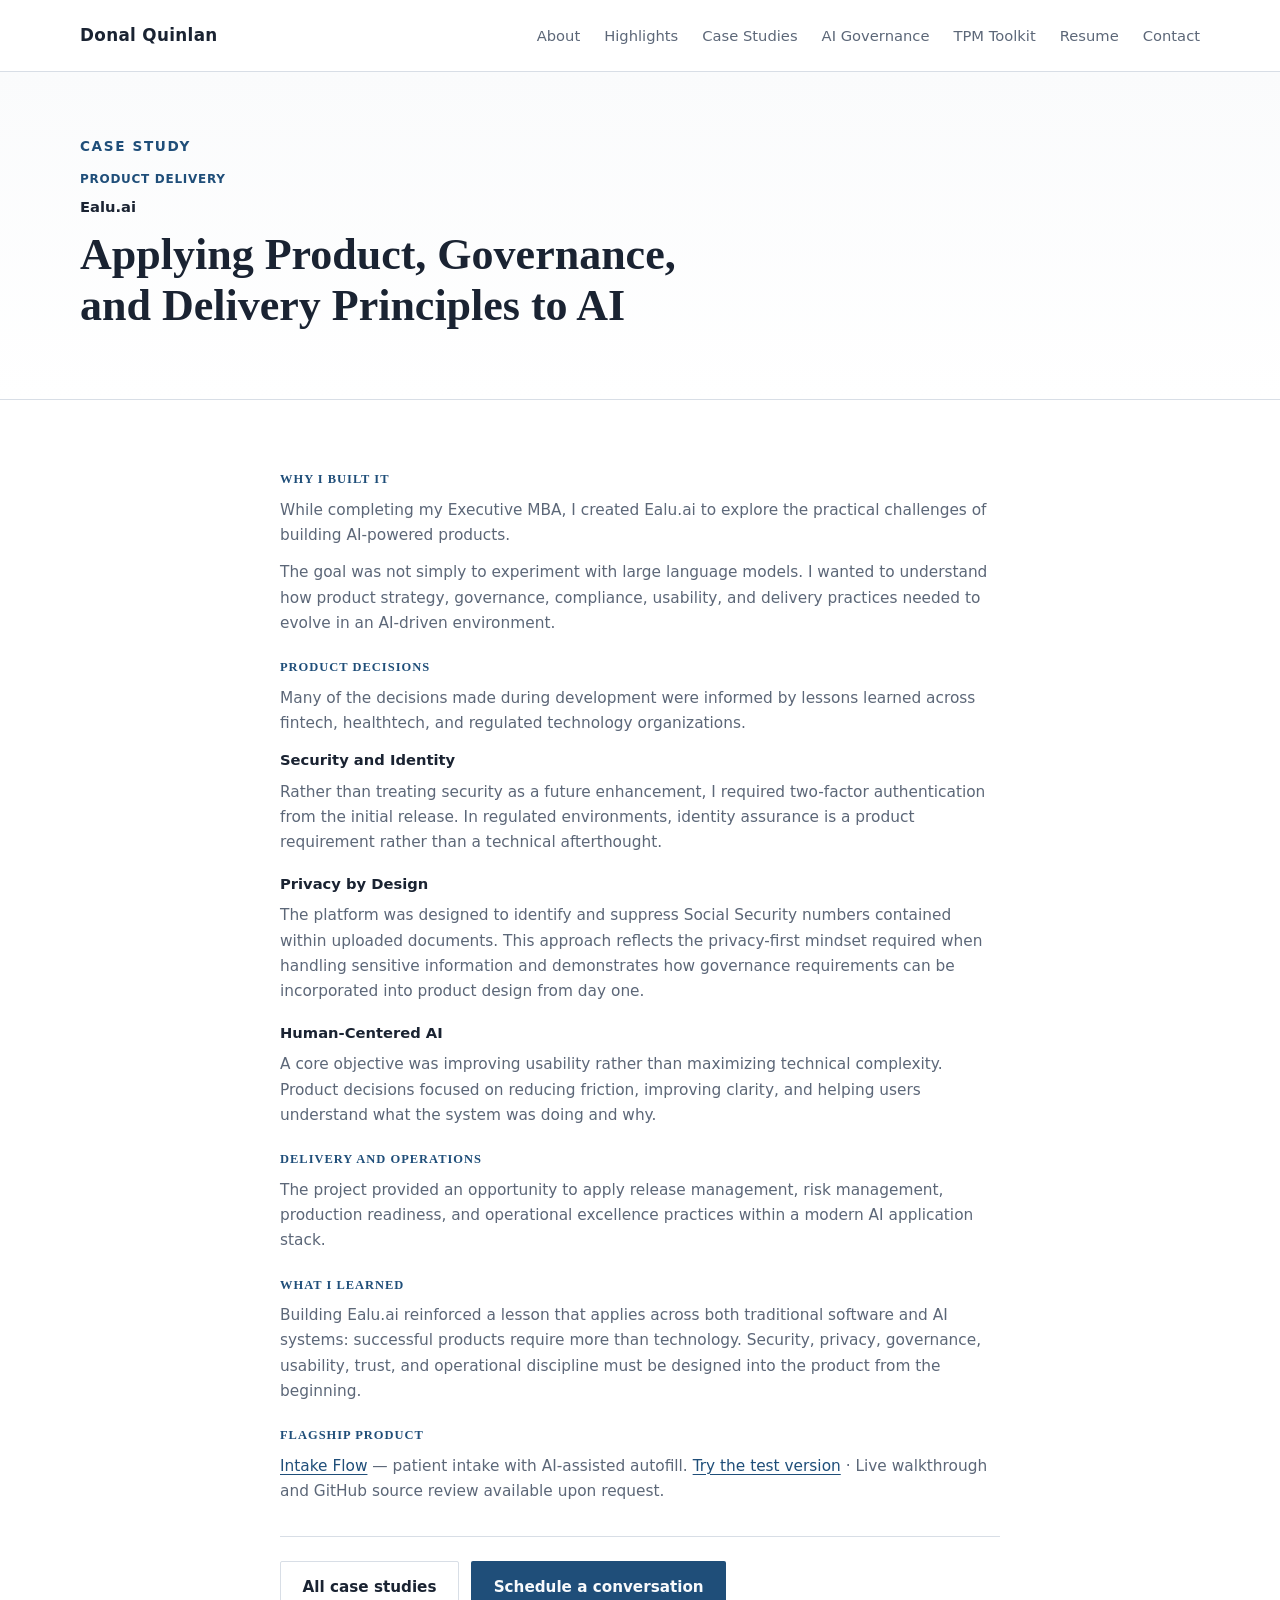
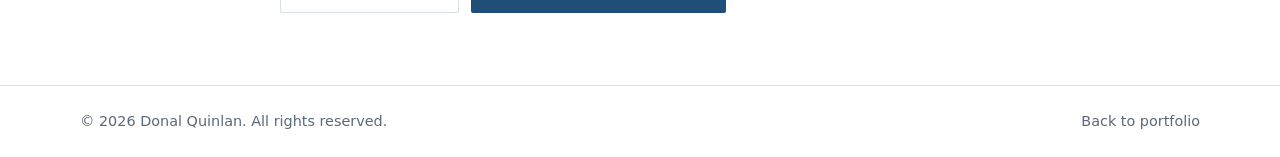
<file: case-ealu.html>
<!DOCTYPE html>
<html lang="en">
<head>
  <meta charset="UTF-8">
  <meta name="viewport" content="width=device-width, initial-scale=1.0">
  <meta name="description" content="Case study: Applying product, governance, and delivery principles to AI at Ealu.ai — security, privacy, and human-centered design from day one.">
  <meta property="og:type" content="article">
  <meta property="og:url" content="https://portfolio.ealu.ai/case-ealu.html">
  <meta property="og:title" content="AI Product &amp; Governance | Donal Quinlan">
  <meta property="og:description" content="Case study: Applying product, governance, and delivery principles to AI at Ealu.ai — security, privacy, and human-centered design from day one.">
  <meta property="og:image" content="https://portfolio.ealu.ai/thumbnails/case-ealu.png">
  <meta property="og:image:width" content="1200">
  <meta property="og:image:height" content="627">
  <meta name="twitter:card" content="summary_large_image">
  <meta name="twitter:title" content="AI Product &amp; Governance | Donal Quinlan">
  <meta name="twitter:description" content="Case study: Applying product, governance, and delivery principles to AI at Ealu.ai — security, privacy, and human-centered design from day one.">
  <meta name="twitter:image" content="https://portfolio.ealu.ai/thumbnails/case-ealu.png">
  <title>AI Product &amp; Governance | Donal Quinlan</title>
  <link rel="stylesheet" href="styles.css">
</head>
<body>
  <a class="skip-link" href="#main">Skip to content</a>

  <header class="site-header">
    <div class="container header-inner">
      <a class="logo" href="index.html">Donal Quinlan</a>
      <button class="nav-toggle" type="button" aria-expanded="false" aria-controls="site-nav" aria-label="Open menu">
        <span></span>
        <span></span>
        <span></span>
      </button>
      <nav id="site-nav" class="site-nav" aria-label="Primary">
        <ul>
          <li><a href="index.html#about">About</a></li>
          <li><a href="index.html#highlights">Highlights</a></li>
          <li><a href="index.html#case-studies">Case Studies</a></li>
          <li><a href="ai-governance.html">AI Governance</a></li>
          <li><a href="index.html#toolkit">TPM Toolkit</a></li>
          <li><a href="index.html#resume">Resume</a></li>
          <li><a href="index.html#contact">Contact</a></li>
        </ul>
      </nav>
    </div>
  </header>

  <main id="main">
    <section class="page-hero">
      <div class="container">
        <p class="eyebrow">Case Study</p>
        <p class="case-tag">Product delivery</p>
        <p class="case-company">Ealu.ai</p>
        <h1>Applying Product, Governance, and Delivery Principles to AI</h1>
      </div>
    </section>

    <section class="section">
      <div class="container case-page-body">
        <section class="case-detail">
          <h2>Why I Built It</h2>
          <p>While completing my Executive MBA, I created Ealu.ai to explore the practical challenges of building AI-powered products.</p>
          <p>The goal was not simply to experiment with large language models. I wanted to understand how product strategy, governance, compliance, usability, and delivery practices needed to evolve in an AI-driven environment.</p>
        </section>
        <section class="case-detail">
          <h2>Product Decisions</h2>
          <p>Many of the decisions made during development were informed by lessons learned across fintech, healthtech, and regulated technology organizations.</p>
          <h3>Security and Identity</h3>
          <p>Rather than treating security as a future enhancement, I required two-factor authentication from the initial release. In regulated environments, identity assurance is a product requirement rather than a technical afterthought.</p>
          <h3>Privacy by Design</h3>
          <p>The platform was designed to identify and suppress Social Security numbers contained within uploaded documents. This approach reflects the privacy-first mindset required when handling sensitive information and demonstrates how governance requirements can be incorporated into product design from day one.</p>
          <h3>Human-Centered AI</h3>
          <p>A core objective was improving usability rather than maximizing technical complexity. Product decisions focused on reducing friction, improving clarity, and helping users understand what the system was doing and why.</p>
        </section>
        <section class="case-detail">
          <h2>Delivery and Operations</h2>
          <p>The project provided an opportunity to apply release management, risk management, production readiness, and operational excellence practices within a modern AI application stack.</p>
        </section>
        <section class="case-detail">
          <h2>What I Learned</h2>
          <p>Building Ealu.ai reinforced a lesson that applies across both traditional software and AI systems: successful products require more than technology. Security, privacy, governance, usability, trust, and operational discipline must be designed into the product from the beginning.</p>
        </section>
        <section class="case-detail">
          <h2>Flagship product</h2>
          <p>
            <a href="https://intake-flow-demo.fly.dev" target="_blank" rel="noopener noreferrer">Intake Flow</a>
            — patient intake with AI-assisted autofill.
            <a href="https://intake-flow-demo.fly.dev" target="_blank" rel="noopener noreferrer">Try the test version</a>
            · Live walkthrough and GitHub source review available upon request.
          </p>
        </section>
        <div class="case-page-actions">
          <a class="btn btn-secondary" href="index.html#case-studies">All case studies</a>
          <a class="btn btn-primary" href="index.html#contact">Schedule a conversation</a>
        </div>
      </div>
    </section>
  </main>

  <footer class="site-footer">
    <div class="container footer-inner">
      <p>&copy; <span id="year"></span> Donal Quinlan. All rights reserved.</p>
      <p><a href="index.html">Back to portfolio</a></p>
    </div>
  </footer>

  <script src="script.js"></script>
</body>
</html>
</file>
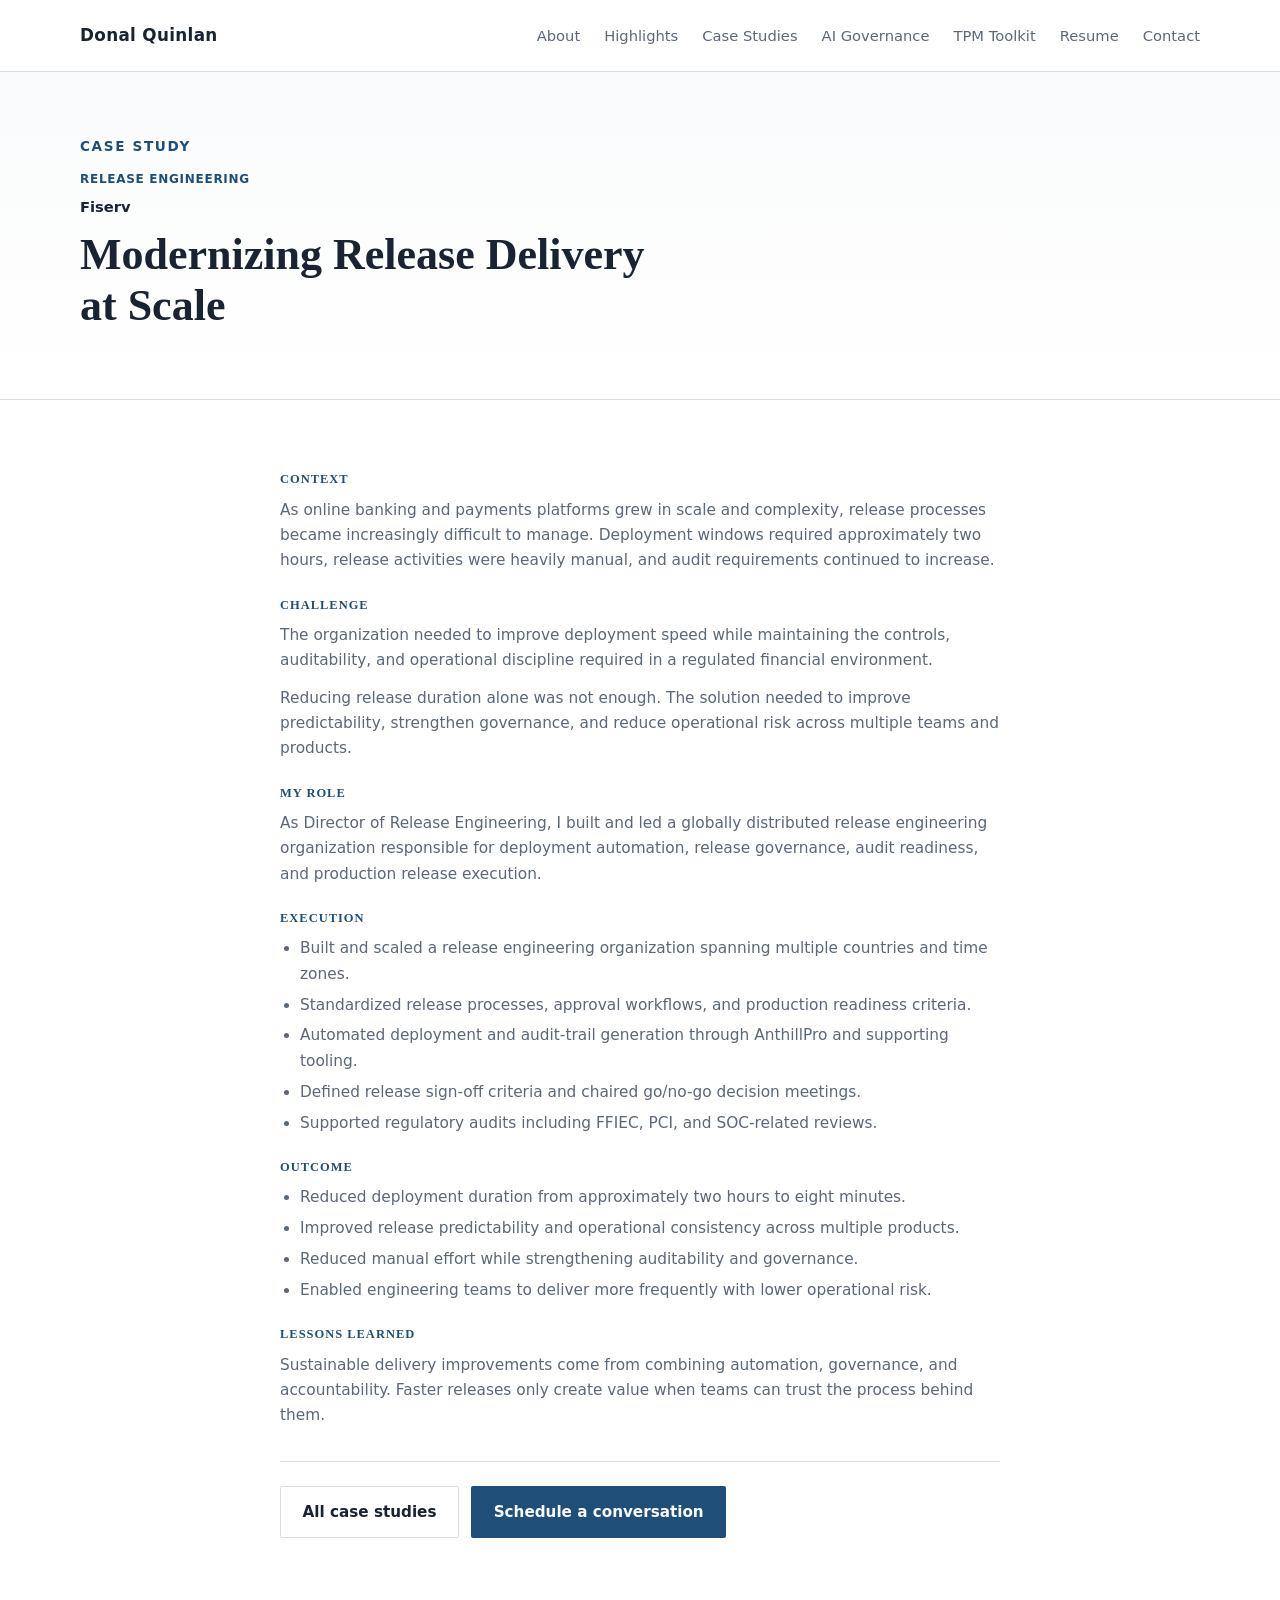
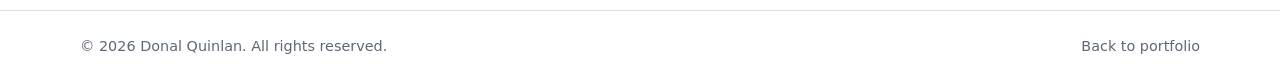
<file: case-fiserv.html>
<!DOCTYPE html>
<html lang="en">
<head>
  <meta charset="UTF-8">
  <meta name="viewport" content="width=device-width, initial-scale=1.0">
  <meta name="description" content="Case study: Modernizing release delivery at scale at Fiserv — deployment windows reduced from two hours to eight minutes.">
  <meta property="og:type" content="article">
  <meta property="og:url" content="https://portfolio.ealu.ai/case-fiserv.html">
  <meta property="og:title" content="Release Delivery at Scale | Donal Quinlan">
  <meta property="og:description" content="Case study: Modernizing release delivery at scale at Fiserv — deployment windows reduced from two hours to eight minutes.">
  <meta property="og:image" content="https://portfolio.ealu.ai/thumbnails/case-fiserv.png">
  <meta property="og:image:width" content="1200">
  <meta property="og:image:height" content="627">
  <meta name="twitter:card" content="summary_large_image">
  <meta name="twitter:title" content="Release Delivery at Scale | Donal Quinlan">
  <meta name="twitter:description" content="Case study: Modernizing release delivery at scale at Fiserv — deployment windows reduced from two hours to eight minutes.">
  <meta name="twitter:image" content="https://portfolio.ealu.ai/thumbnails/case-fiserv.png">
  <title>Release Delivery at Scale | Donal Quinlan</title>
  <link rel="stylesheet" href="styles.css">
</head>
<body>
  <a class="skip-link" href="#main">Skip to content</a>

  <header class="site-header">
    <div class="container header-inner">
      <a class="logo" href="index.html">Donal Quinlan</a>
      <button class="nav-toggle" type="button" aria-expanded="false" aria-controls="site-nav" aria-label="Open menu">
        <span></span>
        <span></span>
        <span></span>
      </button>
      <nav id="site-nav" class="site-nav" aria-label="Primary">
        <ul>
          <li><a href="index.html#about">About</a></li>
          <li><a href="index.html#highlights">Highlights</a></li>
          <li><a href="index.html#case-studies">Case Studies</a></li>
          <li><a href="ai-governance.html">AI Governance</a></li>
          <li><a href="index.html#toolkit">TPM Toolkit</a></li>
          <li><a href="index.html#resume">Resume</a></li>
          <li><a href="index.html#contact">Contact</a></li>
        </ul>
      </nav>
    </div>
  </header>

  <main id="main">
    <section class="page-hero">
      <div class="container">
        <p class="eyebrow">Case Study</p>
        <p class="case-tag">Release engineering</p>
        <p class="case-company">Fiserv</p>
        <h1>Modernizing Release Delivery at Scale</h1>
      </div>
    </section>

    <section class="section">
      <div class="container case-page-body">
        <section class="case-detail">
          <h2>Context</h2>
          <p>As online banking and payments platforms grew in scale and complexity, release processes became increasingly difficult to manage. Deployment windows required approximately two hours, release activities were heavily manual, and audit requirements continued to increase.</p>
        </section>
        <section class="case-detail">
          <h2>Challenge</h2>
          <p>The organization needed to improve deployment speed while maintaining the controls, auditability, and operational discipline required in a regulated financial environment.</p>
          <p>Reducing release duration alone was not enough. The solution needed to improve predictability, strengthen governance, and reduce operational risk across multiple teams and products.</p>
        </section>
        <section class="case-detail">
          <h2>My Role</h2>
          <p>As Director of Release Engineering, I built and led a globally distributed release engineering organization responsible for deployment automation, release governance, audit readiness, and production release execution.</p>
        </section>
        <section class="case-detail">
          <h2>Execution</h2>
          <ul>
            <li>Built and scaled a release engineering organization spanning multiple countries and time zones.</li>
            <li>Standardized release processes, approval workflows, and production readiness criteria.</li>
            <li>Automated deployment and audit-trail generation through AnthillPro and supporting tooling.</li>
            <li>Defined release sign-off criteria and chaired go/no-go decision meetings.</li>
            <li>Supported regulatory audits including FFIEC, PCI, and SOC-related reviews.</li>
          </ul>
        </section>
        <section class="case-detail">
          <h2>Outcome</h2>
          <ul>
            <li>Reduced deployment duration from approximately two hours to eight minutes.</li>
            <li>Improved release predictability and operational consistency across multiple products.</li>
            <li>Reduced manual effort while strengthening auditability and governance.</li>
            <li>Enabled engineering teams to deliver more frequently with lower operational risk.</li>
          </ul>
        </section>
        <section class="case-detail">
          <h2>Lessons Learned</h2>
          <p>Sustainable delivery improvements come from combining automation, governance, and accountability. Faster releases only create value when teams can trust the process behind them.</p>
        </section>
        <div class="case-page-actions">
          <a class="btn btn-secondary" href="index.html#case-studies">All case studies</a>
          <a class="btn btn-primary" href="index.html#contact">Schedule a conversation</a>
        </div>
      </div>
    </section>
  </main>

  <footer class="site-footer">
    <div class="container footer-inner">
      <p>&copy; <span id="year"></span> Donal Quinlan. All rights reserved.</p>
      <p><a href="index.html">Back to portfolio</a></p>
    </div>
  </footer>

  <script src="script.js"></script>
</body>
</html>
</file>
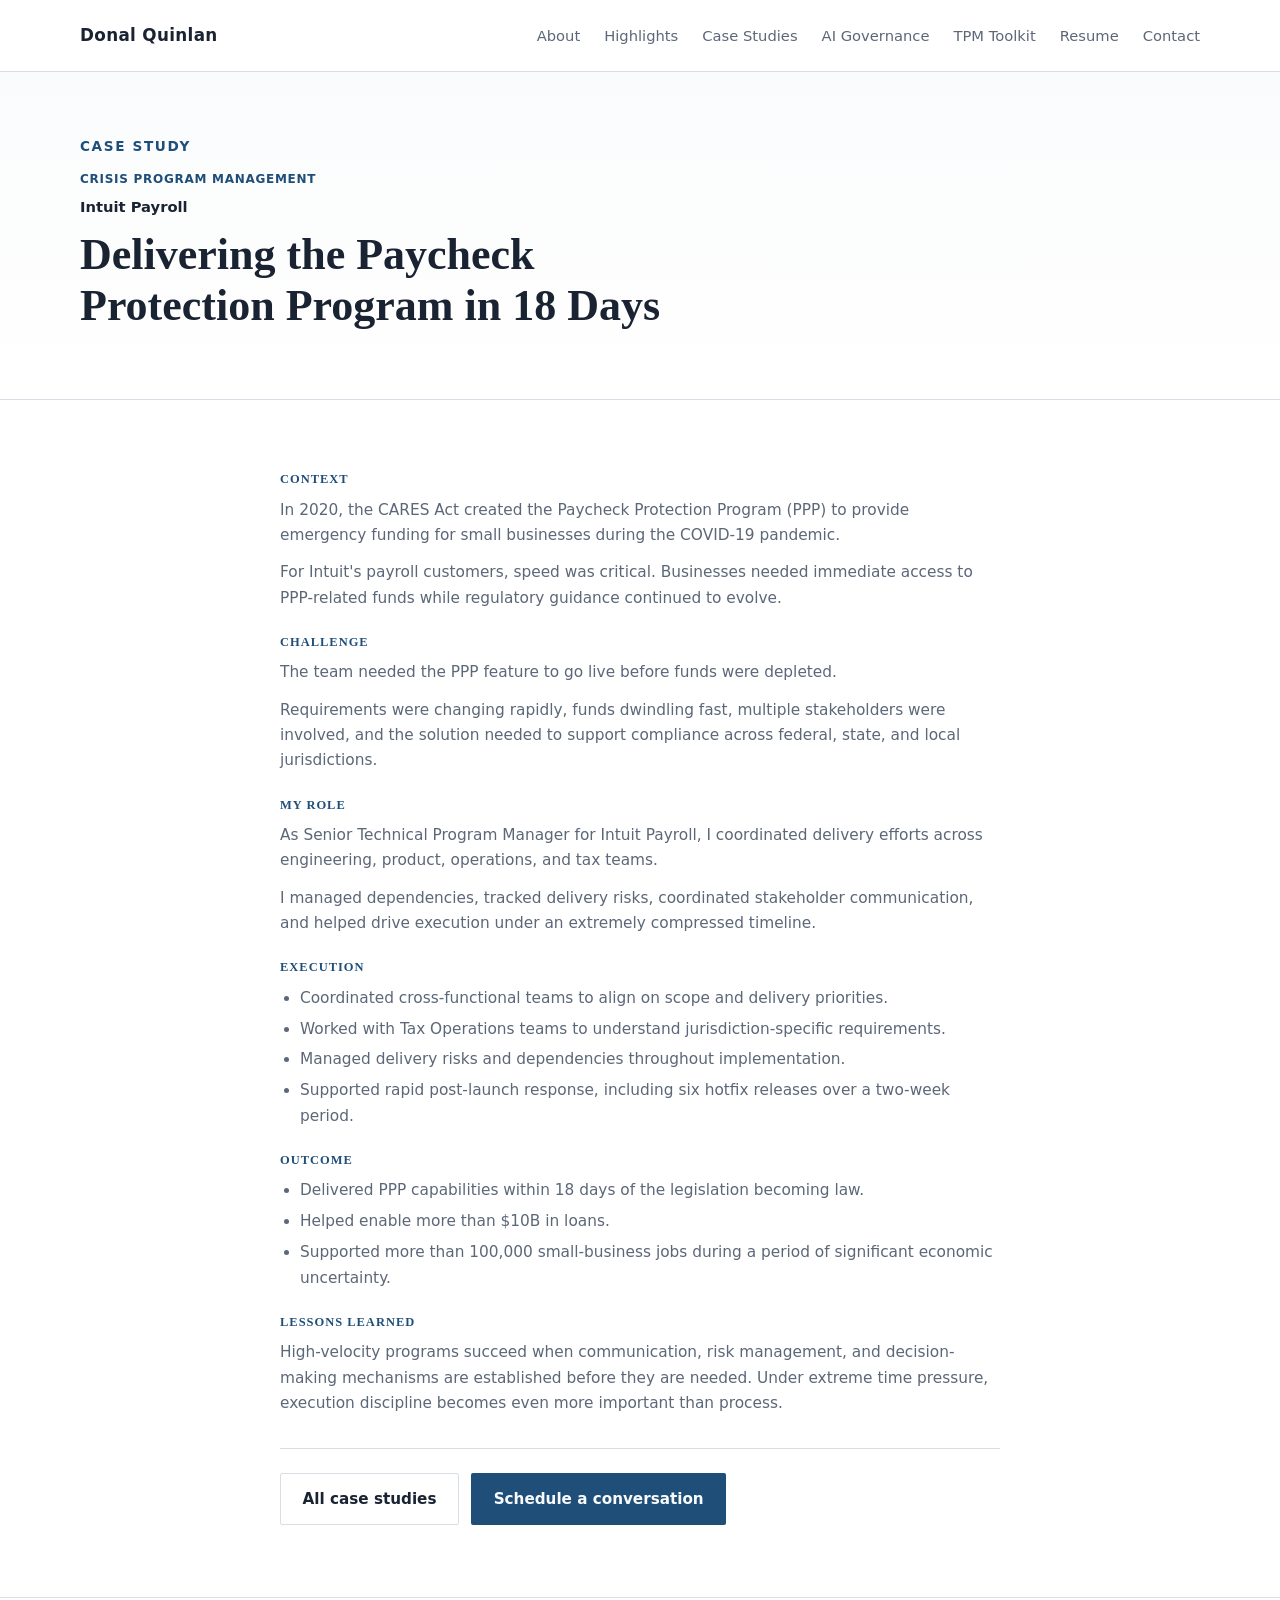
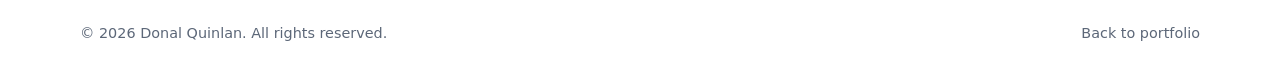
<file: case-ppp.html>
<!DOCTYPE html>
<html lang="en">
<head>
  <meta charset="UTF-8">
  <meta name="viewport" content="width=device-width, initial-scale=1.0">
  <meta name="description" content="Case study: Delivering the Paycheck Protection Program in 18 days at Intuit Payroll — $10B in loans and 100K+ jobs protected.">
  <meta property="og:type" content="article">
  <meta property="og:url" content="https://portfolio.ealu.ai/case-ppp.html">
  <meta property="og:title" content="PPP in 18 Days | Donal Quinlan">
  <meta property="og:description" content="Case study: Delivering the Paycheck Protection Program in 18 days at Intuit Payroll — $10B in loans and 100K+ jobs protected.">
  <meta property="og:image" content="https://portfolio.ealu.ai/thumbnails/case-ppp.png">
  <meta property="og:image:width" content="1200">
  <meta property="og:image:height" content="627">
  <meta name="twitter:card" content="summary_large_image">
  <meta name="twitter:title" content="PPP in 18 Days | Donal Quinlan">
  <meta name="twitter:description" content="Case study: Delivering the Paycheck Protection Program in 18 days at Intuit Payroll — $10B in loans and 100K+ jobs protected.">
  <meta name="twitter:image" content="https://portfolio.ealu.ai/thumbnails/case-ppp.png">
  <title>PPP in 18 Days | Donal Quinlan</title>
  <link rel="stylesheet" href="styles.css">
</head>
<body>
  <a class="skip-link" href="#main">Skip to content</a>

  <header class="site-header">
    <div class="container header-inner">
      <a class="logo" href="index.html">Donal Quinlan</a>
      <button class="nav-toggle" type="button" aria-expanded="false" aria-controls="site-nav" aria-label="Open menu">
        <span></span>
        <span></span>
        <span></span>
      </button>
      <nav id="site-nav" class="site-nav" aria-label="Primary">
        <ul>
          <li><a href="index.html#about">About</a></li>
          <li><a href="index.html#highlights">Highlights</a></li>
          <li><a href="index.html#case-studies">Case Studies</a></li>
          <li><a href="ai-governance.html">AI Governance</a></li>
          <li><a href="index.html#toolkit">TPM Toolkit</a></li>
          <li><a href="index.html#resume">Resume</a></li>
          <li><a href="index.html#contact">Contact</a></li>
        </ul>
      </nav>
    </div>
  </header>

  <main id="main">
    <section class="page-hero">
      <div class="container">
        <p class="eyebrow">Case Study</p>
        <p class="case-tag">Crisis program management</p>
        <p class="case-company">Intuit Payroll</p>
        <h1>Delivering the Paycheck Protection Program in 18 Days</h1>
      </div>
    </section>

    <section class="section">
      <div class="container case-page-body">
        <section class="case-detail">
          <h2>Context</h2>
          <p>In 2020, the CARES Act created the Paycheck Protection Program (PPP) to provide emergency funding for small businesses during the COVID-19 pandemic.</p>
          <p>For Intuit's payroll customers, speed was critical. Businesses needed immediate access to PPP-related funds while regulatory guidance continued to evolve.</p>
        </section>
        <section class="case-detail">
          <h2>Challenge</h2>
          <p>The team needed the PPP feature to go live before funds were depleted.</p>
          <p>Requirements were changing rapidly, funds dwindling fast, multiple stakeholders were involved, and the solution needed to support compliance across federal, state, and local jurisdictions.</p>
        </section>
        <section class="case-detail">
          <h2>My Role</h2>
          <p>As Senior Technical Program Manager for Intuit Payroll, I coordinated delivery efforts across engineering, product, operations, and tax teams.</p>
          <p>I managed dependencies, tracked delivery risks, coordinated stakeholder communication, and helped drive execution under an extremely compressed timeline.</p>
        </section>
        <section class="case-detail">
          <h2>Execution</h2>
          <ul>
            <li>Coordinated cross-functional teams to align on scope and delivery priorities.</li>
            <li>Worked with Tax Operations teams to understand jurisdiction-specific requirements.</li>
            <li>Managed delivery risks and dependencies throughout implementation.</li>
            <li>Supported rapid post-launch response, including six hotfix releases over a two-week period.</li>
          </ul>
        </section>
        <section class="case-detail">
          <h2>Outcome</h2>
          <ul>
            <li>Delivered PPP capabilities within 18 days of the legislation becoming law.</li>
            <li>Helped enable more than $10B in loans.</li>
            <li>Supported more than 100,000 small-business jobs during a period of significant economic uncertainty.</li>
          </ul>
        </section>
        <section class="case-detail">
          <h2>Lessons Learned</h2>
          <p>High-velocity programs succeed when communication, risk management, and decision-making mechanisms are established before they are needed. Under extreme time pressure, execution discipline becomes even more important than process.</p>
        </section>
        <div class="case-page-actions">
          <a class="btn btn-secondary" href="index.html#case-studies">All case studies</a>
          <a class="btn btn-primary" href="index.html#contact">Schedule a conversation</a>
        </div>
      </div>
    </section>
  </main>

  <footer class="site-footer">
    <div class="container footer-inner">
      <p>&copy; <span id="year"></span> Donal Quinlan. All rights reserved.</p>
      <p><a href="index.html">Back to portfolio</a></p>
    </div>
  </footer>

  <script src="script.js"></script>
</body>
</html>
</file>
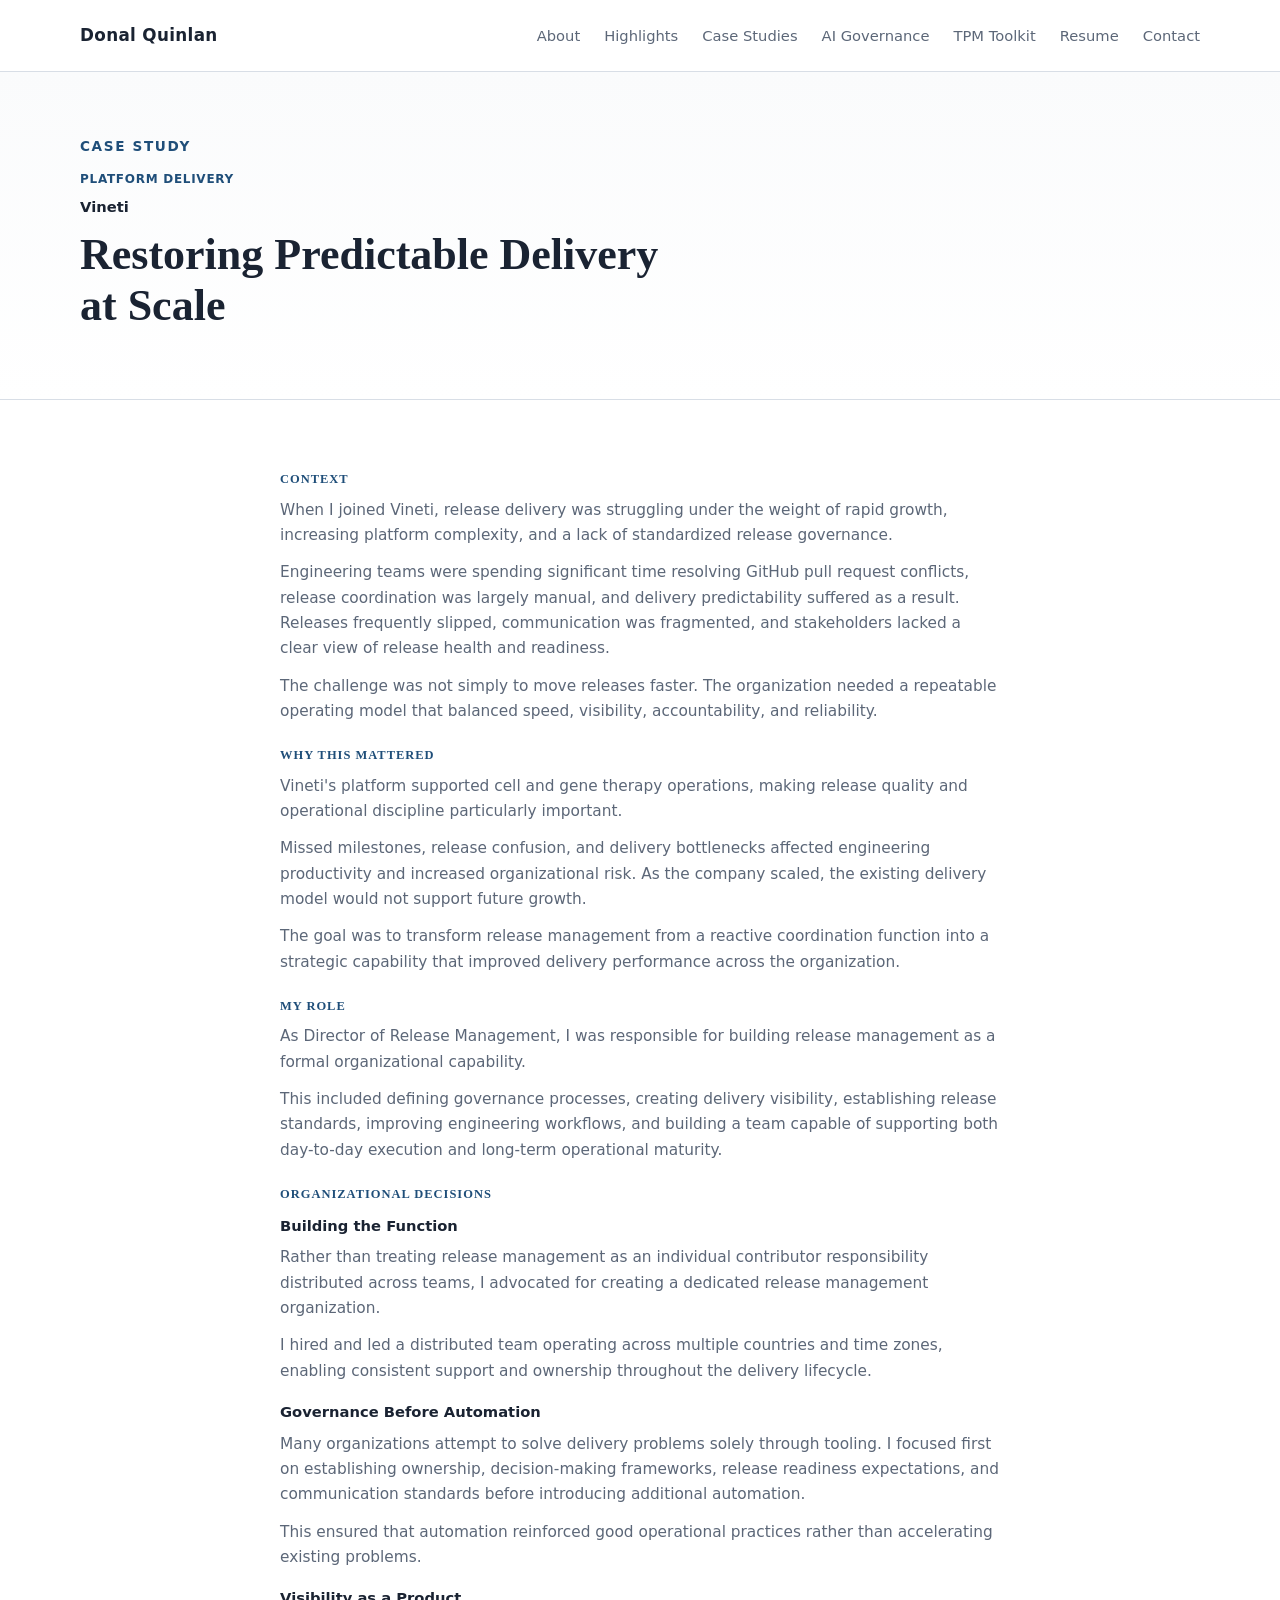
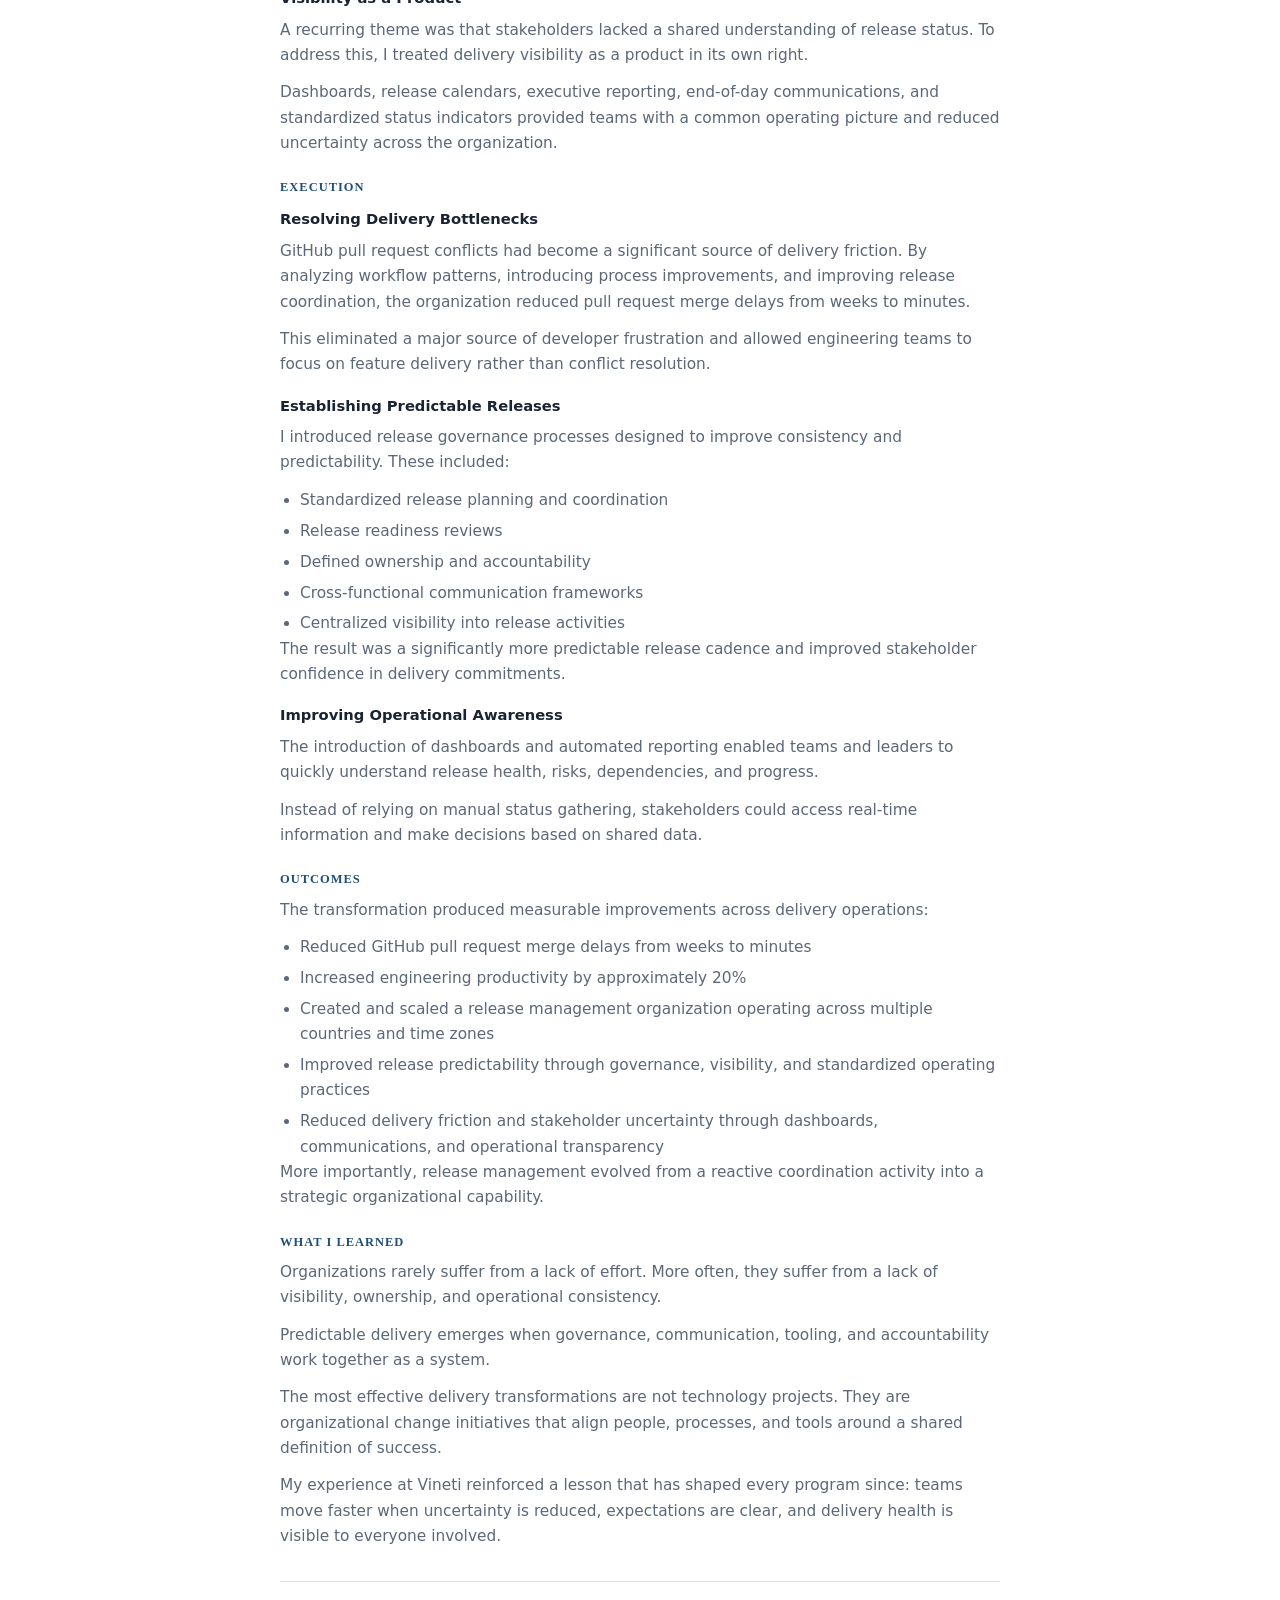
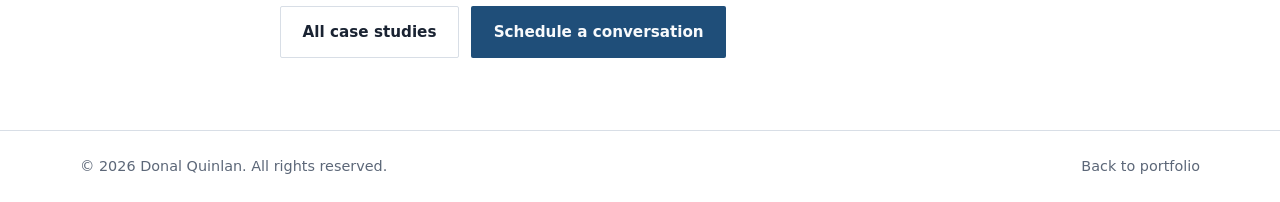
<file: case-vineti.html>
<!DOCTYPE html>
<html lang="en">
<head>
  <meta charset="UTF-8">
  <meta name="viewport" content="width=device-width, initial-scale=1.0">
  <meta name="description" content="Case study: Restoring predictable delivery at scale at Vineti — release governance, visibility, and ~20% engineering productivity gains.">
  <meta property="og:type" content="article">
  <meta property="og:url" content="https://portfolio.ealu.ai/case-vineti.html">
  <meta property="og:title" content="Predictable Delivery at Scale | Donal Quinlan">
  <meta property="og:description" content="Case study: Restoring predictable delivery at scale at Vineti — release governance, visibility, and ~20% engineering productivity gains.">
  <meta property="og:image" content="https://portfolio.ealu.ai/thumbnails/case-vineti.png">
  <meta property="og:image:width" content="1200">
  <meta property="og:image:height" content="627">
  <meta name="twitter:card" content="summary_large_image">
  <meta name="twitter:title" content="Predictable Delivery at Scale | Donal Quinlan">
  <meta name="twitter:description" content="Case study: Restoring predictable delivery at scale at Vineti — release governance, visibility, and ~20% engineering productivity gains.">
  <meta name="twitter:image" content="https://portfolio.ealu.ai/thumbnails/case-vineti.png">
  <title>Predictable Delivery at Scale | Donal Quinlan</title>
  <link rel="stylesheet" href="styles.css">
</head>
<body>
  <a class="skip-link" href="#main">Skip to content</a>

  <header class="site-header">
    <div class="container header-inner">
      <a class="logo" href="index.html">Donal Quinlan</a>
      <button class="nav-toggle" type="button" aria-expanded="false" aria-controls="site-nav" aria-label="Open menu">
        <span></span>
        <span></span>
        <span></span>
      </button>
      <nav id="site-nav" class="site-nav" aria-label="Primary">
        <ul>
          <li><a href="index.html#about">About</a></li>
          <li><a href="index.html#highlights">Highlights</a></li>
          <li><a href="index.html#case-studies">Case Studies</a></li>
          <li><a href="ai-governance.html">AI Governance</a></li>
          <li><a href="index.html#toolkit">TPM Toolkit</a></li>
          <li><a href="index.html#resume">Resume</a></li>
          <li><a href="index.html#contact">Contact</a></li>
        </ul>
      </nav>
    </div>
  </header>

  <main id="main">
    <section class="page-hero">
      <div class="container">
        <p class="eyebrow">Case Study</p>
        <p class="case-tag">Platform delivery</p>
        <p class="case-company">Vineti</p>
        <h1>Restoring Predictable Delivery at Scale</h1>
      </div>
    </section>

    <section class="section">
      <div class="container case-page-body">
        <section class="case-detail">
          <h2>Context</h2>
          <p>When I joined Vineti, release delivery was struggling under the weight of rapid growth, increasing platform complexity, and a lack of standardized release governance.</p>
          <p>Engineering teams were spending significant time resolving GitHub pull request conflicts, release coordination was largely manual, and delivery predictability suffered as a result. Releases frequently slipped, communication was fragmented, and stakeholders lacked a clear view of release health and readiness.</p>
          <p>The challenge was not simply to move releases faster. The organization needed a repeatable operating model that balanced speed, visibility, accountability, and reliability.</p>
        </section>
        <section class="case-detail">
          <h2>Why This Mattered</h2>
          <p>Vineti's platform supported cell and gene therapy operations, making release quality and operational discipline particularly important.</p>
          <p>Missed milestones, release confusion, and delivery bottlenecks affected engineering productivity and increased organizational risk. As the company scaled, the existing delivery model would not support future growth.</p>
          <p>The goal was to transform release management from a reactive coordination function into a strategic capability that improved delivery performance across the organization.</p>
        </section>
        <section class="case-detail">
          <h2>My Role</h2>
          <p>As Director of Release Management, I was responsible for building release management as a formal organizational capability.</p>
          <p>This included defining governance processes, creating delivery visibility, establishing release standards, improving engineering workflows, and building a team capable of supporting both day-to-day execution and long-term operational maturity.</p>
        </section>
        <section class="case-detail">
          <h2>Organizational Decisions</h2>
          <h3>Building the Function</h3>
          <p>Rather than treating release management as an individual contributor responsibility distributed across teams, I advocated for creating a dedicated release management organization.</p>
          <p>I hired and led a distributed team operating across multiple countries and time zones, enabling consistent support and ownership throughout the delivery lifecycle.</p>
          <h3>Governance Before Automation</h3>
          <p>Many organizations attempt to solve delivery problems solely through tooling. I focused first on establishing ownership, decision-making frameworks, release readiness expectations, and communication standards before introducing additional automation.</p>
          <p>This ensured that automation reinforced good operational practices rather than accelerating existing problems.</p>
          <h3>Visibility as a Product</h3>
          <p>A recurring theme was that stakeholders lacked a shared understanding of release status. To address this, I treated delivery visibility as a product in its own right.</p>
          <p>Dashboards, release calendars, executive reporting, end-of-day communications, and standardized status indicators provided teams with a common operating picture and reduced uncertainty across the organization.</p>
        </section>
        <section class="case-detail">
          <h2>Execution</h2>
          <h3>Resolving Delivery Bottlenecks</h3>
          <p>GitHub pull request conflicts had become a significant source of delivery friction. By analyzing workflow patterns, introducing process improvements, and improving release coordination, the organization reduced pull request merge delays from weeks to minutes.</p>
          <p>This eliminated a major source of developer frustration and allowed engineering teams to focus on feature delivery rather than conflict resolution.</p>
          <h3>Establishing Predictable Releases</h3>
          <p>I introduced release governance processes designed to improve consistency and predictability. These included:</p>
          <ul>
            <li>Standardized release planning and coordination</li>
            <li>Release readiness reviews</li>
            <li>Defined ownership and accountability</li>
            <li>Cross-functional communication frameworks</li>
            <li>Centralized visibility into release activities</li>
          </ul>
          <p>The result was a significantly more predictable release cadence and improved stakeholder confidence in delivery commitments.</p>
          <h3>Improving Operational Awareness</h3>
          <p>The introduction of dashboards and automated reporting enabled teams and leaders to quickly understand release health, risks, dependencies, and progress.</p>
          <p>Instead of relying on manual status gathering, stakeholders could access real-time information and make decisions based on shared data.</p>
        </section>
        <section class="case-detail">
          <h2>Outcomes</h2>
          <p>The transformation produced measurable improvements across delivery operations:</p>
          <ul>
            <li>Reduced GitHub pull request merge delays from weeks to minutes</li>
            <li>Increased engineering productivity by approximately 20%</li>
            <li>Created and scaled a release management organization operating across multiple countries and time zones</li>
            <li>Improved release predictability through governance, visibility, and standardized operating practices</li>
            <li>Reduced delivery friction and stakeholder uncertainty through dashboards, communications, and operational transparency</li>
          </ul>
          <p>More importantly, release management evolved from a reactive coordination activity into a strategic organizational capability.</p>
        </section>
        <section class="case-detail">
          <h2>What I Learned</h2>
          <p>Organizations rarely suffer from a lack of effort. More often, they suffer from a lack of visibility, ownership, and operational consistency.</p>
          <p>Predictable delivery emerges when governance, communication, tooling, and accountability work together as a system.</p>
          <p>The most effective delivery transformations are not technology projects. They are organizational change initiatives that align people, processes, and tools around a shared definition of success.</p>
          <p>My experience at Vineti reinforced a lesson that has shaped every program since: teams move faster when uncertainty is reduced, expectations are clear, and delivery health is visible to everyone involved.</p>
        </section>
        <div class="case-page-actions">
          <a class="btn btn-secondary" href="index.html#case-studies">All case studies</a>
          <a class="btn btn-primary" href="index.html#contact">Schedule a conversation</a>
        </div>
      </div>
    </section>
  </main>

  <footer class="site-footer">
    <div class="container footer-inner">
      <p>&copy; <span id="year"></span> Donal Quinlan. All rights reserved.</p>
      <p><a href="index.html">Back to portfolio</a></p>
    </div>
  </footer>

  <script src="script.js"></script>
</body>
</html>
</file>
<file: styles.css>
/* Consulting-style executive portfolio — light theme, no animations */

:root {
  --color-bg: #ffffff;
  --color-bg-muted: #f4f6f8;
  --color-bg-contact: #1e2936;
  --color-text: #1a2332;
  --color-text-muted: #5c6778;
  --color-text-inverse: #f8fafc;
  --color-border: #d8dee6;
  --color-accent: #1f4e79;
  --color-accent-hover: #163a5c;
  --font-sans: "Segoe UI", system-ui, -apple-system, BlinkMacSystemFont, "Helvetica Neue", Arial, sans-serif;
  --font-serif: Georgia, "Times New Roman", Times, serif;
  --max-width: 1120px;
  --header-height: 72px;
}

*,
*::before,
*::after {
  box-sizing: border-box;
}

html {
  scroll-behavior: auto;
  scroll-padding-top: calc(var(--header-height) + 1rem);
}

body {
  margin: 0;
  font-family: var(--font-sans);
  font-size: 1rem;
  line-height: 1.6;
  color: var(--color-text);
  background: var(--color-bg);
}

img {
  max-width: 100%;
  height: auto;
}

a {
  color: var(--color-accent);
  text-decoration-thickness: 1px;
  text-underline-offset: 3px;
}

a:hover {
  color: var(--color-accent-hover);
}

.container {
  width: min(100% - 2rem, var(--max-width));
  margin-inline: auto;
}

.skip-link {
  position: absolute;
  left: -9999px;
  top: 0;
  z-index: 1000;
  padding: 0.75rem 1rem;
  background: var(--color-accent);
  color: var(--color-text-inverse);
  text-decoration: none;
}

.skip-link:focus {
  left: 1rem;
  top: 1rem;
}

/* Header */

.site-header {
  position: sticky;
  top: 0;
  z-index: 100;
  height: var(--header-height);
  background: rgba(255, 255, 255, 0.98);
  border-bottom: 1px solid var(--color-border);
}

.header-inner {
  display: flex;
  align-items: center;
  justify-content: space-between;
  height: 100%;
}

.logo {
  font-weight: 700;
  font-size: 1.05rem;
  letter-spacing: 0.02em;
  color: var(--color-text);
  text-decoration: none;
}

.site-nav ul {
  display: flex;
  gap: 1.5rem;
  margin: 0;
  padding: 0;
  list-style: none;
}

.site-nav a {
  color: var(--color-text-muted);
  text-decoration: none;
  font-size: 0.92rem;
  font-weight: 500;
}

.site-nav a:hover,
.site-nav a:focus {
  color: var(--color-accent);
}

.nav-toggle {
  display: none;
  flex-direction: column;
  justify-content: center;
  gap: 5px;
  width: 44px;
  height: 44px;
  padding: 0;
  border: 1px solid var(--color-border);
  background: var(--color-bg);
  cursor: pointer;
}

.nav-toggle span {
  display: block;
  width: 20px;
  height: 2px;
  margin-inline: auto;
  background: var(--color-text);
}

/* Hero */

.hero {
  padding: 5rem 0 4rem;
  border-bottom: 1px solid var(--color-border);
  background: linear-gradient(180deg, #fafbfc 0%, #ffffff 100%);
}

.eyebrow {
  margin: 0 0 0.75rem;
  font-size: 0.85rem;
  font-weight: 600;
  letter-spacing: 0.12em;
  text-transform: uppercase;
  color: var(--color-accent);
}

.hero h1 {
  max-width: min(100%, 38rem);
  margin: 0 0 0.75rem;
  font-family: var(--font-serif);
  font-size: clamp(2rem, 4vw, 3rem);
  font-weight: 700;
  line-height: 1.15;
  color: var(--color-text);
}

.hero-credentials {
  max-width: min(100%, 38rem);
  margin: 0 0 1.25rem;
  font-size: 1rem;
  font-weight: 600;
  color: var(--color-text-muted);
  letter-spacing: 0.01em;
}

.lead {
  max-width: 62ch;
  margin: 0 0 2rem;
  font-size: 1.125rem;
  color: var(--color-text-muted);
}

.hero-actions {
  display: flex;
  flex-wrap: wrap;
  gap: 1rem;
  margin-bottom: 3rem;
}

.btn {
  display: inline-block;
  padding: 0.8rem 1.35rem;
  border: 1px solid transparent;
  border-radius: 2px;
  font-size: 0.95rem;
  font-weight: 600;
  text-decoration: none;
  cursor: pointer;
}

.btn-primary {
  background: var(--color-accent);
  color: var(--color-text-inverse);
}

.btn-primary:hover {
  background: var(--color-accent-hover);
  color: var(--color-text-inverse);
}

.btn-secondary {
  border-color: var(--color-border);
  background: var(--color-bg);
  color: var(--color-text);
}

.btn-secondary:hover {
  border-color: var(--color-accent);
  color: var(--color-accent);
}

.hero-stats {
  display: grid;
  grid-template-columns: repeat(3, 1fr);
  gap: 1.5rem;
  margin: 0;
  padding-top: 2rem;
  border-top: 1px solid var(--color-border);
}

.hero-stats dt {
  margin-bottom: 0.25rem;
  font-size: 0.75rem;
  font-weight: 700;
  letter-spacing: 0.08em;
  text-transform: uppercase;
  color: var(--color-text-muted);
}

.hero-stats dd {
  margin: 0;
  font-size: 0.95rem;
  color: var(--color-text);
}

/* Sections */

.section {
  padding: 4.5rem 0;
}

.section-muted {
  background: var(--color-bg-muted);
  border-block: 1px solid var(--color-border);
}

.section-contact {
  background: var(--color-bg-contact);
  color: var(--color-text-inverse);
}

.section-contact a {
  color: #cbd5e1;
}

.section-contact a:hover {
  color: #ffffff;
}

.section-contact .section-intro {
  color: #cbd5e1;
}

h2 {
  margin: 0 0 1rem;
  font-family: var(--font-serif);
  font-size: clamp(1.75rem, 3vw, 2.25rem);
  font-weight: 700;
  line-height: 1.2;
}

h3 {
  margin: 0 0 0.75rem;
  font-size: 1.1rem;
  font-weight: 700;
}

.section-intro {
  max-width: 62ch;
  margin: 0 0 2.5rem;
  color: var(--color-text-muted);
  font-size: 1.05rem;
}

.two-col {
  display: grid;
  grid-template-columns: 1fr 1fr;
  gap: 3rem;
  align-items: start;
}

.check-list,
.plain-list {
  margin: 0;
  padding-left: 1.25rem;
}

.check-list li,
.plain-list li {
  margin-bottom: 0.5rem;
}

.check-list li {
  color: var(--color-text-muted);
}

.about-details p {
  margin: 0 0 1rem;
  color: var(--color-text-muted);
}

.about-details .check-list {
  margin-top: 0.25rem;
}

.mba-perspective {
  grid-column: 1 / -1;
  margin-top: 0.5rem;
  padding: 1.75rem;
  border: 1px solid var(--color-border);
  background: var(--color-bg);
}

.mba-perspective p {
  margin: 0 0 1rem;
  color: var(--color-text-muted);
  font-size: 0.96rem;
  line-height: 1.65;
}

.mba-perspective p:last-child {
  margin-bottom: 0;
}

.mba-perspective-closing {
  padding-top: 1rem;
  border-top: 1px solid var(--color-border);
  color: var(--color-text);
  font-weight: 600;
}

/* Metrics */

.metrics-grid {
  display: grid;
  grid-template-columns: repeat(4, 1fr);
  gap: 1.25rem;
}

.metric-card {
  padding: 1.75rem;
  background: var(--color-bg);
  border: 1px solid var(--color-border);
}

.metric-value {
  margin: 0 0 0.5rem;
  font-size: 2rem;
  font-weight: 700;
  line-height: 1;
  color: var(--color-accent);
}

.metric-card h3 {
  margin-bottom: 0.5rem;
}

.metric-card p {
  margin: 0;
  font-size: 0.92rem;
  color: var(--color-text-muted);
}

.case-card h3 a {
  color: inherit;
  text-decoration: none;
}

.case-card h3 a:hover {
  color: var(--color-accent);
  text-decoration: underline;
}

.case-note {
  margin: 1rem 0 0;
  padding-top: 1rem;
  border-top: 1px solid var(--color-border);
  font-size: 0.9rem;
  color: var(--color-text-muted);
}

.case-note a {
  font-weight: 600;
}

.resume-summary a {
  font-weight: 600;
}

/* Case studies */

.case-grid {
  display: grid;
  grid-template-columns: repeat(2, 1fr);
  gap: 1.25rem;
}

.case-card {
  padding: 1.75rem;
  border: 1px solid var(--color-border);
  background: var(--color-bg);
}

.case-tag {
  margin: 0 0 0.35rem;
  font-size: 0.75rem;
  font-weight: 700;
  letter-spacing: 0.06em;
  text-transform: uppercase;
  color: var(--color-accent);
}

.case-company {
  margin: 0 0 0.75rem;
  font-size: 0.92rem;
  font-weight: 600;
  color: var(--color-text);
}

.case-card h3 {
  margin: 0;
}

.case-card p {
  color: var(--color-text-muted);
}

.case-card p + p {
  margin-top: 0.75rem;
}

.case-card ul {
  margin: 1rem 0 0;
  padding-left: 1.25rem;
  color: var(--color-text-muted);
  font-size: 0.92rem;
}

.case-read-more {
  display: inline-block;
  box-sizing: border-box;
  margin-top: 1.25rem;
  width: 100%;
  text-align: center;
  text-decoration: none;
}

.case-permalink {
  margin: 0.75rem 0 0;
  text-align: center;
  font-size: 0.78rem;
}

.case-permalink a {
  color: var(--color-text-muted);
  text-decoration: none;
  font-weight: 500;
}

.case-permalink a:hover {
  color: var(--color-accent);
  text-decoration: underline;
}

.case-detail {
  margin-bottom: 1.5rem;
}

.case-detail:last-child {
  margin-bottom: 0;
}

.case-detail h4,
.case-detail h2 {
  margin: 0 0 0.65rem;
  font-size: 0.78rem;
  font-weight: 700;
  letter-spacing: 0.08em;
  text-transform: uppercase;
  color: var(--color-accent);
}

.case-detail p {
  margin: 0 0 0.75rem;
  color: var(--color-text-muted);
  font-size: 0.96rem;
  line-height: 1.65;
}

.case-detail p:last-child {
  margin-bottom: 0;
}

.case-detail ul {
  margin: 0;
  padding-left: 1.25rem;
  color: var(--color-text-muted);
  font-size: 0.96rem;
  line-height: 1.65;
}

.case-detail li + li {
  margin-top: 0.35rem;
}

.case-detail h5,
.case-detail h3 {
  margin: 1rem 0 0.5rem;
  font-size: 0.92rem;
  font-weight: 700;
  color: var(--color-text);
}

.case-detail h5:first-of-type,
.case-detail h3:first-of-type {
  margin-top: 0.75rem;
}

.case-page-body {
  max-width: 720px;
}

.case-page-actions {
  display: flex;
  flex-wrap: wrap;
  gap: 0.75rem;
  margin-top: 2rem;
  padding-top: 1.5rem;
  border-top: 1px solid var(--color-border);
}

.site-nav a[aria-current="page"] {
  color: var(--color-accent);
  font-weight: 600;
}

/* Page hero (interior pages) */

.page-hero {
  padding: 4rem 0 3rem;
  border-bottom: 1px solid var(--color-border);
  background: linear-gradient(180deg, #fafbfc 0%, #ffffff 100%);
}

.page-hero h1 {
  max-width: min(100%, 38rem);
  margin: 0 0 1.25rem;
  font-family: var(--font-serif);
  font-size: clamp(2rem, 4vw, 2.75rem);
  font-weight: 700;
  line-height: 1.15;
}

.page-hero-note {
  max-width: 62ch;
  margin: 0;
  font-size: 0.98rem;
  color: var(--color-text-muted);
}

/* AI governance page */

.governance-grid {
  display: grid;
  grid-template-columns: repeat(2, 1fr);
  gap: 1.25rem;
}

.governance-card {
  padding: 1.75rem;
  border: 1px solid var(--color-border);
  background: var(--color-bg);
}

.governance-card h3 {
  margin: 0 0 0.75rem;
  font-size: 1.05rem;
  font-weight: 700;
  color: var(--color-text);
}

.governance-card p {
  margin: 0;
  font-size: 0.94rem;
  line-height: 1.65;
  color: var(--color-text-muted);
}

@media (max-width: 720px) {
  .governance-grid {
    grid-template-columns: 1fr;
  }
}

/* Toolkit */

.toolkit-grid {
  display: grid;
  grid-template-columns: repeat(4, 1fr);
  gap: 1.25rem;
}

.toolkit-group {
  padding: 1.5rem;
  background: var(--color-bg);
  border: 1px solid var(--color-border);
}

.toolkit-group ul {
  margin: 0;
  padding-left: 1.15rem;
  color: var(--color-text-muted);
  font-size: 0.92rem;
}

.toolkit-group li {
  margin-bottom: 0.35rem;
}

/* Resume */

.resume-summary {
  display: flex;
  flex-direction: column;
  gap: 1.25rem;
}

.resume-block {
  padding: 1.75rem;
  border: 1px solid var(--color-border);
  background: var(--color-bg);
}

.resume-section-title {
  margin: 0 0 1.25rem;
  padding-bottom: 0.75rem;
  border-bottom: 2px solid var(--color-accent);
  font-family: var(--font-sans);
  font-size: 0.78rem;
  font-weight: 700;
  letter-spacing: 0.1em;
  text-transform: uppercase;
  color: var(--color-accent);
}

.timeline {
  margin: 0;
  padding: 0;
  list-style: none;
}

.timeline li {
  padding-bottom: 1.25rem;
  margin-bottom: 1.25rem;
  border-bottom: 1px solid var(--color-border);
}

.timeline li:last-child {
  margin-bottom: 0;
  padding-bottom: 0;
  border-bottom: none;
}

.timeline-role {
  display: block;
  font-weight: 700;
  color: var(--color-text);
}

.timeline-meta {
  display: block;
  margin-bottom: 0.35rem;
  font-size: 0.9rem;
  color: var(--color-text-muted);
}

.timeline p {
  margin: 0;
  font-size: 0.92rem;
  color: var(--color-text-muted);
}

/* Contact */

.contact-block {
  font-style: normal;
}

.contact-block p {
  margin: 0 0 0.75rem;
}

.contact-form {
  display: grid;
  gap: 0.75rem;
}

.contact-form label {
  font-size: 0.85rem;
  font-weight: 600;
}

.contact-form input,
.contact-form textarea {
  width: 100%;
  padding: 0.75rem;
  border: 1px solid #475569;
  border-radius: 2px;
  font: inherit;
  background: #ffffff;
  color: var(--color-text);
}

.form-note {
  margin: 0;
  font-size: 0.8rem;
  color: #94a3b8;
}

/* Footer */

.site-footer {
  padding: 1.5rem 0;
  border-top: 1px solid var(--color-border);
  background: var(--color-bg);
}

.footer-inner {
  display: flex;
  justify-content: space-between;
  align-items: center;
  gap: 1rem;
  font-size: 0.9rem;
  color: var(--color-text-muted);
}

.footer-inner p {
  margin: 0;
}

.footer-inner a {
  color: var(--color-text-muted);
  text-decoration: none;
}

.footer-inner a:hover {
  color: var(--color-accent);
}

/* Responsive */

@media (max-width: 960px) {
  .metrics-grid,
  .case-grid,
  .toolkit-grid {
    grid-template-columns: repeat(2, 1fr);
  }

  .hero-stats {
    grid-template-columns: 1fr;
  }

  .two-col {
    grid-template-columns: 1fr;
    gap: 2rem;
  }
}

@media (max-width: 720px) {
  .nav-toggle {
    display: flex;
  }

  .site-nav {
    position: absolute;
    top: var(--header-height);
    left: 0;
    right: 0;
    display: none;
    padding: 1rem;
    background: var(--color-bg);
    border-bottom: 1px solid var(--color-border);
  }

  .site-nav.is-open {
    display: block;
  }

  .site-nav ul {
    flex-direction: column;
    gap: 0.75rem;
  }

  .metrics-grid,
  .case-grid,
  .toolkit-grid {
    grid-template-columns: 1fr;
  }

  .hero {
    padding-top: 3rem;
  }

  .footer-inner {
    flex-direction: column;
    text-align: center;
  }
}
</file>
